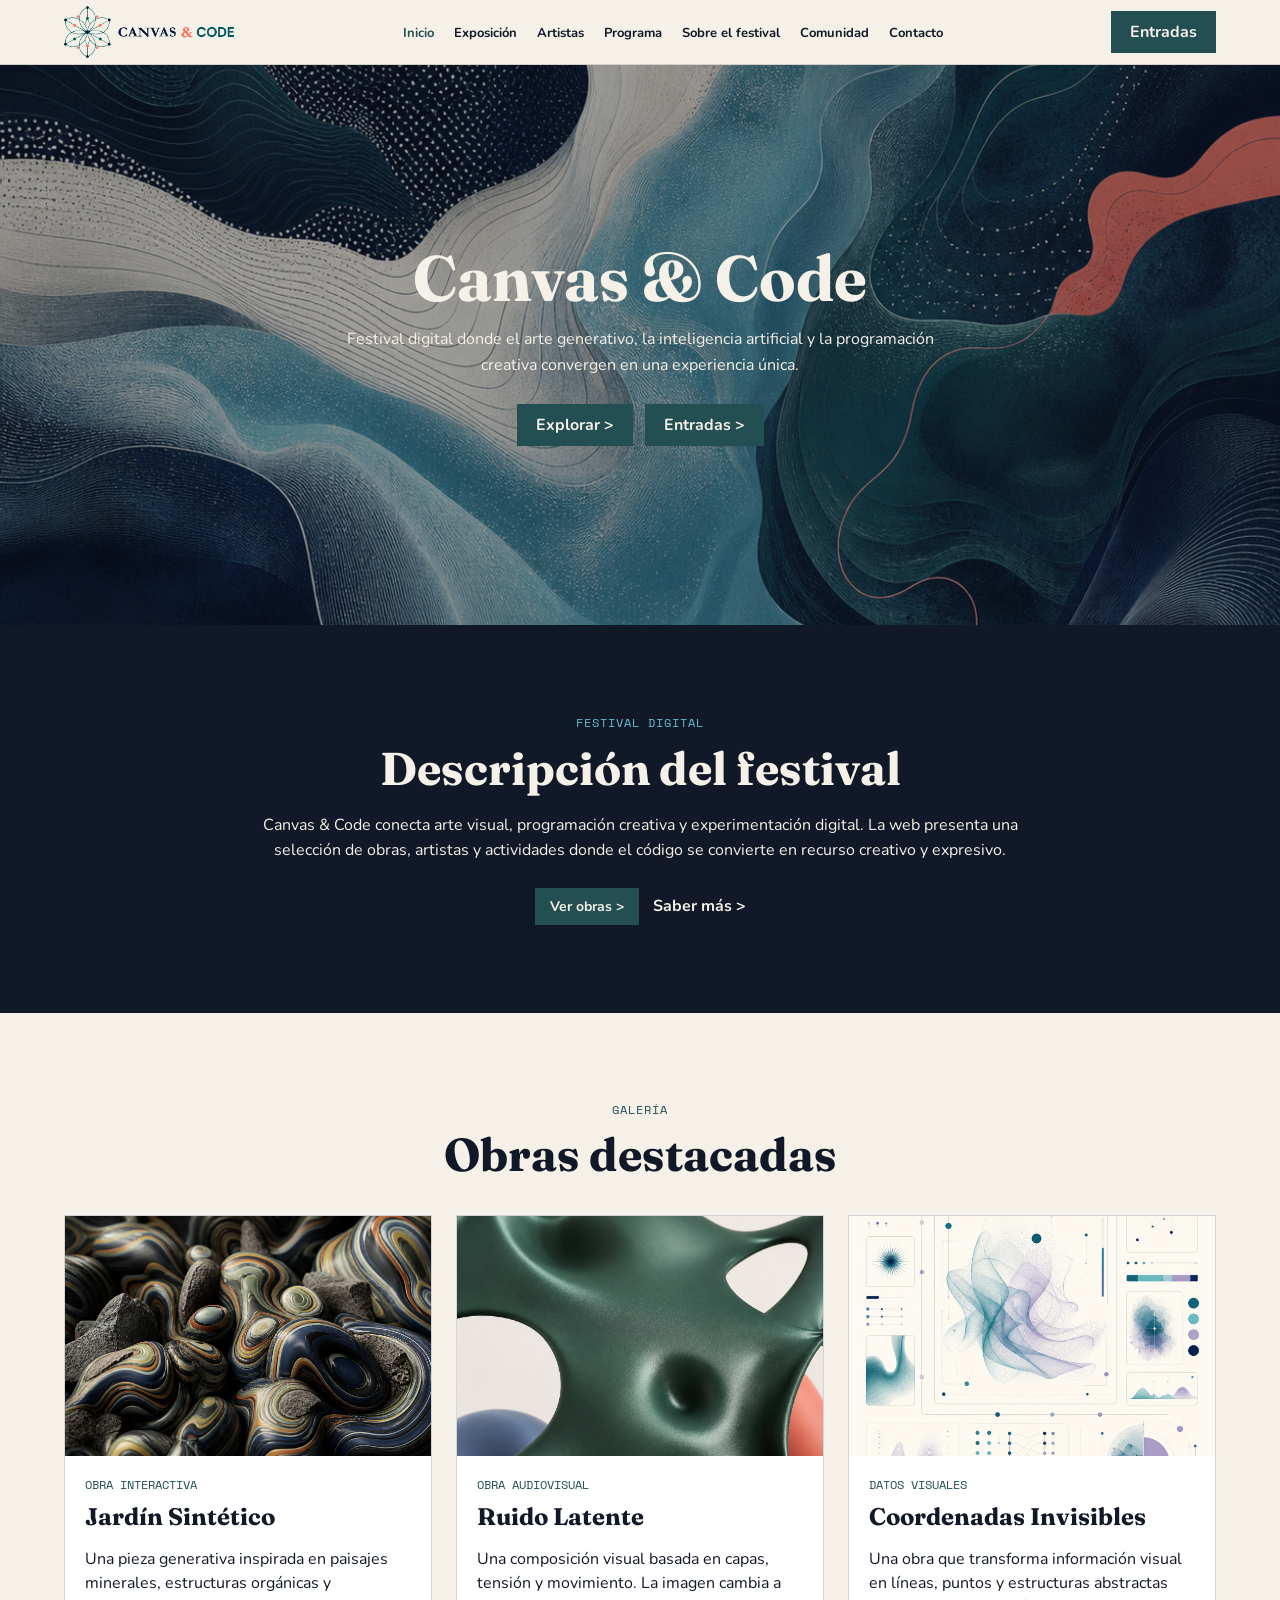
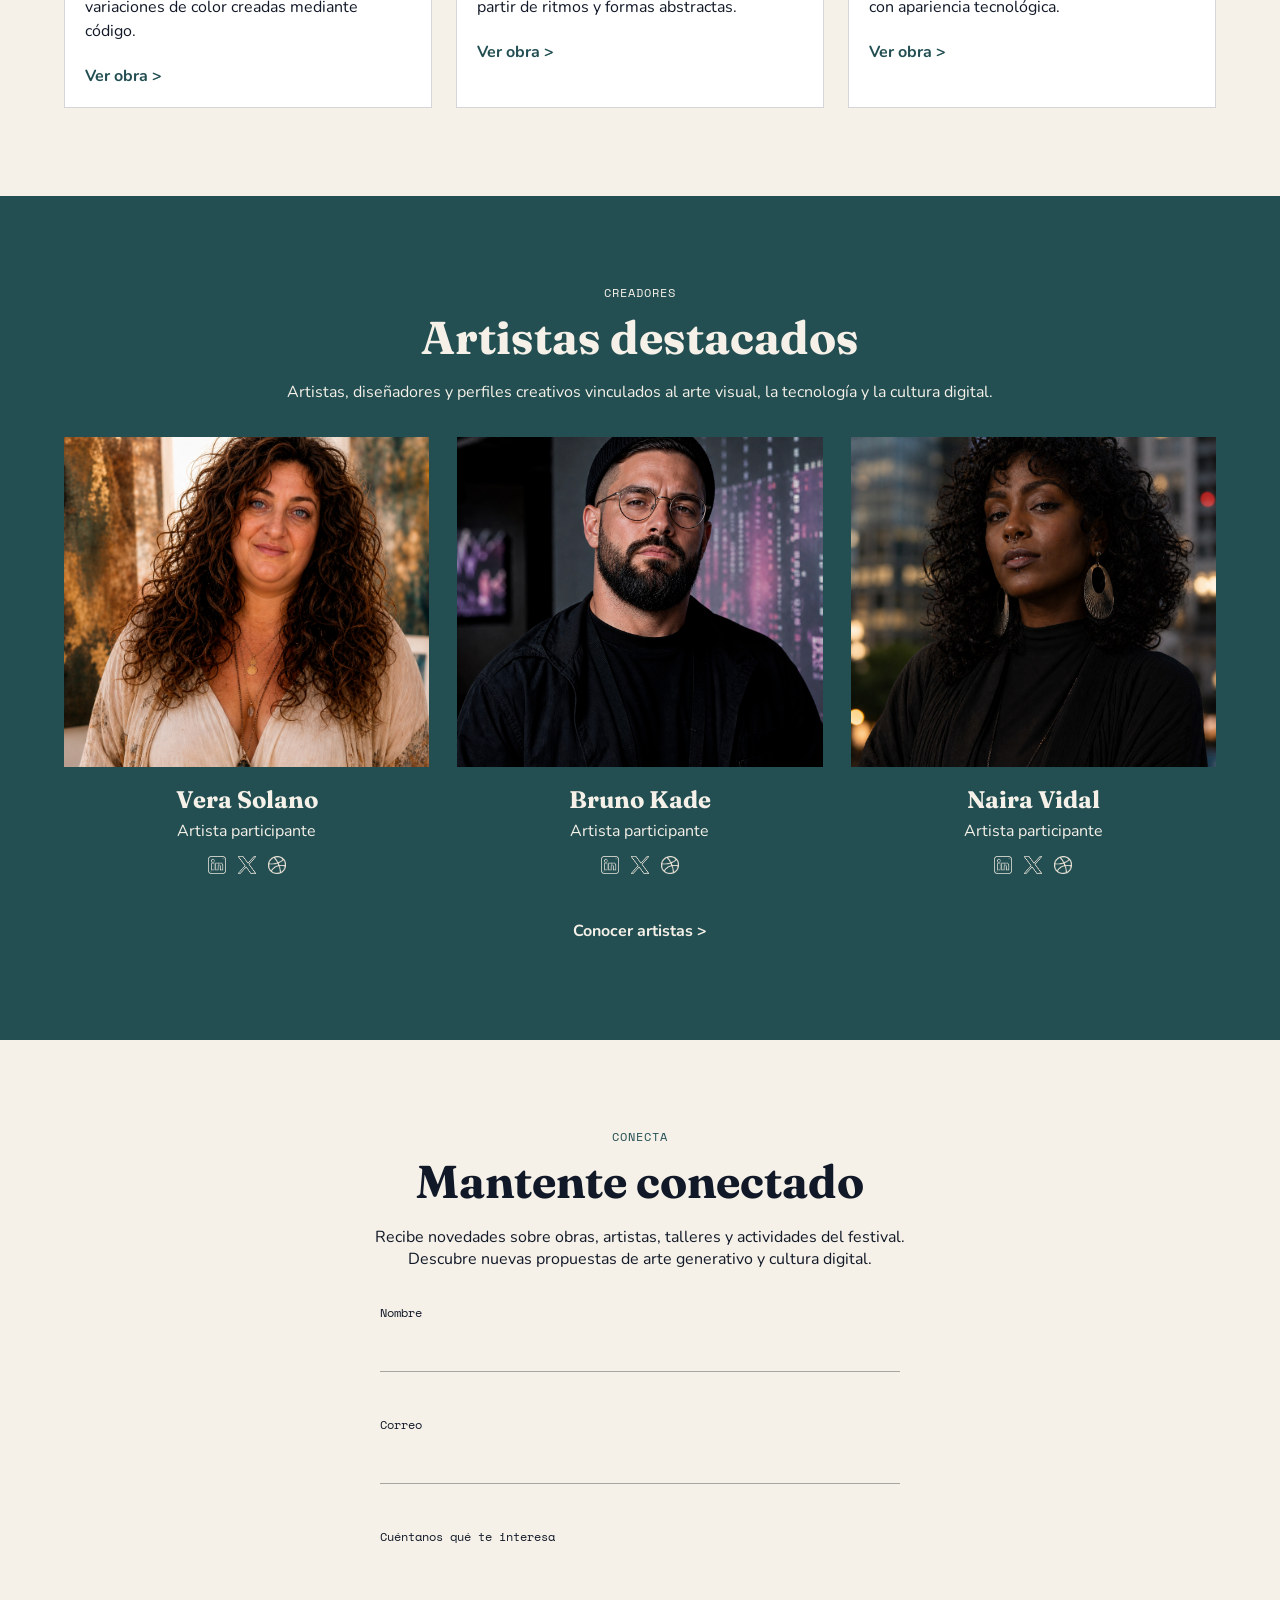
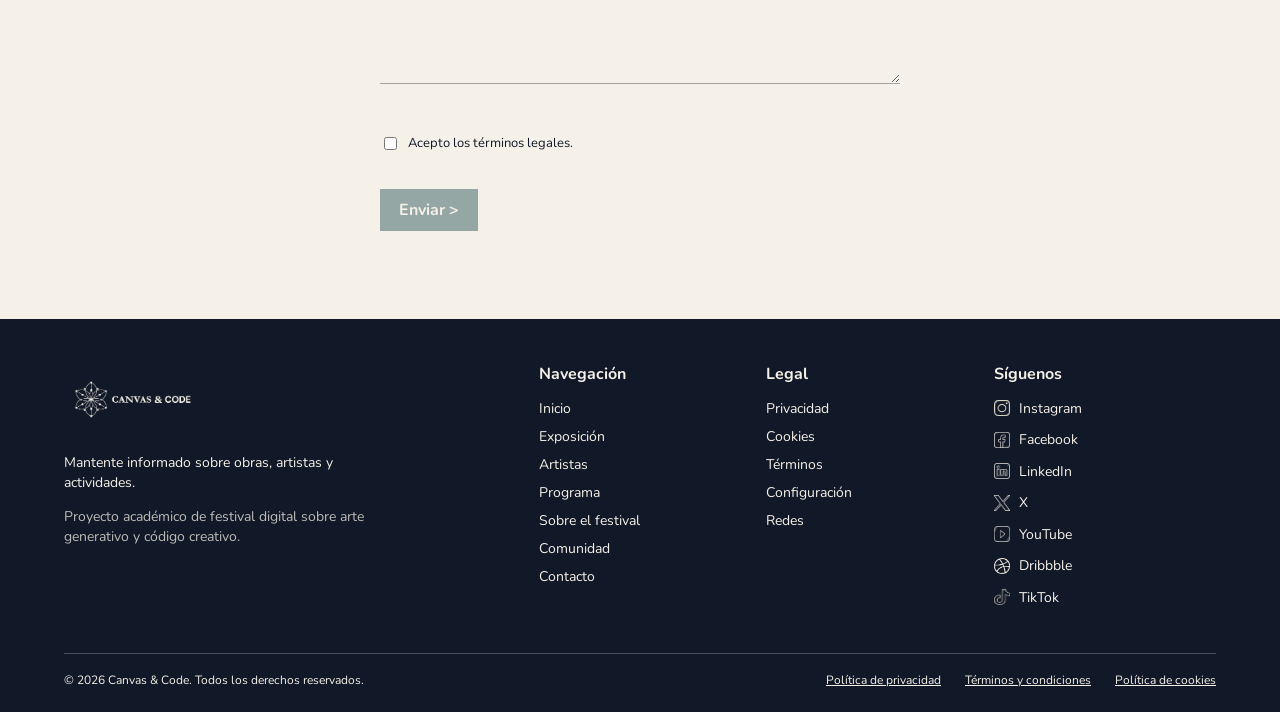
<file: index.html>
<!DOCTYPE html>
<html lang="es">
<head>
  <meta charset="UTF-8">
  <meta name="viewport" content="width=device-width, initial-scale=1.0">

  <title>Canvas &amp; Code | Inicio</title>
  <meta name="description" content="Festival digital de arte generativo, código creativo e interacción visual.">

  <!-- Tipografías del proyecto -->
  <link rel="preconnect" href="https://fonts.googleapis.com">
  <link rel="preconnect" href="https://fonts.gstatic.com" crossorigin>
  <link href="https://fonts.googleapis.com/css2?family=Fraunces:wght@400;500;600;700&amp;family=Nunito:wght@400;500;600;700&amp;family=Space+Mono:wght@400;700&amp;display=swap" rel="stylesheet">

  <link rel="icon" href="logo/icono.png" type="image/png">
  <link rel="stylesheet" href="css/style.css">
</head>

<body>

  <!-- Salto al contenido -->
  <a class="skip-link" href="#contenido">Saltar al contenido principal</a>

  <!-- Cabecera -->
  <header class="site-header">
    <div class="container header-content">

      <a class="logo-link" href="index.html" aria-label="Ir al inicio de Canvas &amp; Code">
        <img class="logo" src="logo/LogoHorizontal.png" alt="Canvas &amp; Code">
      </a>

      <button class="menu-toggle" type="button" aria-expanded="false" aria-controls="menu-principal">
        Menú
      </button>

      <!-- Menú principal -->
      <nav class="main-nav" id="menu-principal" aria-label="Navegación principal">
        <ul>
          <li><a class="active" href="index.html" aria-current="page">Inicio</a></li>
          <li><a href="exposicion.html">Exposición</a></li>
          <li><a href="exposicion.html#artistas">Artistas</a></li>
          <li><a href="comunidad.html#talleres">Programa</a></li>
          <li><a href="sobre.html">Sobre el festival</a></li>
          <li><a href="comunidad.html">Comunidad</a></li>
          <li><a href="construccion.html">Contacto</a></li>

          <li class="nav-entradas">
            <a href="construccion.html">Entradas</a>
          </li>
        </ul>
      </nav>

      <a class="header-button" href="construccion.html">Entradas</a>

    </div>
  </header>

  <main id="contenido">

    <!-- Hero -->
    <section class="hero-inicio">
      <img class="hero-imagen" src="img/Inicio/Flujo_abstracto.png" alt="Imagen abstracta con formas fluidas de arte generativo">

      <!-- Capa para mejorar la lectura -->
      <div class="hero-capa">
        <div class="container hero-contenido">
          <h1>Canvas &amp; Code</h1>

          <p>
            Festival digital donde el arte generativo, la inteligencia artificial y la programación creativa convergen en una experiencia única.
          </p>

          <div class="hero-botones">
            <a class="button" href="exposicion.html" aria-label="Explorar la exposición interactiva de Canvas &amp; Code">Explorar &gt;</a>
            <a class="button" href="construccion.html" aria-label="Consultar entradas del festival Canvas &amp; Code">Entradas &gt;</a>
          </div>

        </div>
      </div>
    </section>

    <!-- Descripción del festival -->
    <section class="descripcion-real">
      <div class="container descripcion-contenido">
        <p class="etiqueta-seccion">Festival digital</p>
        <h2>Descripción del festival</h2>

        <p>
          Canvas &amp; Code conecta arte visual, programación creativa y experimentación digital.
          La web presenta una selección de obras, artistas y actividades donde el código
          se convierte en recurso creativo y expresivo.
        </p>

        <div class="descripcion-enlaces">
          <a class="button button-small" href="exposicion.html" aria-label="Ver las obras destacadas del festival">Ver obras &gt;</a>
          <a class="simple-link" href="sobre.html" aria-label="Saber más sobre el festival Canvas &amp; Code">Saber más &gt;</a>
        </div>

      </div>
    </section>

    <!-- Obras destacadas -->
    <section class="obras-real">
      <div class="container">

        <div class="titulo-seccion">
          <p class="etiqueta-seccion etiqueta-oscura">Galería</p>
          <h2>Obras destacadas</h2>
        </div>

        <div class="obras-grid">

          <article class="obra-card">
            <img src="img/Inicio/Paisaje_mineral.png" alt="Obra Jardín Sintético con formas minerales generativas">

            <div class="obra-texto">
              <p class="obra-categoria">Obra interactiva</p>
              <h3>Jardín Sintético</h3>
              <p>
                Una pieza generativa inspirada en paisajes minerales, estructuras orgánicas
                y variaciones de color creadas mediante código.
              </p>
              <a class="obra-link" href="exposicion.html" aria-label="Ver la obra Jardín Sintético">Ver obra &gt;</a>
            </div>
          </article>

          <article class="obra-card">
            <img src="img/Inicio/Membrana_tensionada.png" alt="Obra Ruido Latente con una membrana visual tensionada">

            <div class="obra-texto">
              <p class="obra-categoria">Obra audiovisual</p>
              <h3>Ruido Latente</h3>
              <p>
                Una composición visual basada en capas, tensión y movimiento. La imagen
                cambia a partir de ritmos y formas abstractas.
              </p>
              <a class="obra-link" href="exposicion.html" aria-label="Ver la obra Ruido Latente">Ver obra &gt;</a>
            </div>
          </article>

          <article class="obra-card">
            <img src="img/Inicio/Formas_datos.png" alt="Obra Coordenadas Invisibles con formas abstractas de datos">

            <div class="obra-texto">
              <p class="obra-categoria">Datos visuales</p>
              <h3>Coordenadas Invisibles</h3>
              <p>
                Una obra que transforma información visual en líneas, puntos y estructuras
                abstractas con apariencia tecnológica.
              </p>
              <a class="obra-link" href="exposicion.html" aria-label="Ver la obra Coordenadas Invisibles">Ver obra &gt;</a>
            </div>
          </article>

        </div>

      </div>
    </section>

    <!-- Bloque de artistas -->
    <section class="artistas-real" id="artistas">
      <div class="container">

        <div class="titulo-seccion titulo-claro">
          <p class="etiqueta-seccion">Creadores</p>
          <h2>Artistas destacados</h2>
          <p>
            Artistas, diseñadores y perfiles creativos vinculados al arte visual,
            la tecnología y la cultura digital.
          </p>
        </div>

        <div class="artistas-grid">

          <article class="artista-card">
            <img src="img/Inicio/Vera_Solano.png" alt="Retrato de Vera Solano">

            <div class="artista-texto">
              <h3>Vera Solano</h3>
              <p>Artista participante</p>

              <div class="artista-redes">
                <a href="construccion.html">
                  <img src="icons/LinkedIn.png" alt="LinkedIn de Vera Solano">
                </a>

                <a href="construccion.html">
                  <img src="icons/X.png" alt="X de Vera Solano">
                </a>

                <a href="construccion.html">
                  <img src="icons/Dribbble.png" alt="Dribbble de Vera Solano">
                </a>
              </div>
            </div>
          </article>

          <article class="artista-card">
            <img src="img/Inicio/Bruno_Kade.png" alt="Retrato de Bruno Kade">

            <div class="artista-texto">
              <h3>Bruno Kade</h3>
              <p>Artista participante</p>

              <div class="artista-redes">
                <a href="construccion.html">
                  <img src="icons/LinkedIn.png" alt="LinkedIn de Bruno Kade">
                </a>

                <a href="construccion.html">
                  <img src="icons/X.png" alt="X de Bruno Kade">
                </a>

                <a href="construccion.html">
                  <img src="icons/Dribbble.png" alt="Dribbble de Bruno Kade">
                </a>
              </div>
            </div>
          </article>

          <article class="artista-card">
            <img src="img/Inicio/Naira_Vidal.png" alt="Retrato de Naira Vidal">

            <div class="artista-texto">
              <h3>Naira Vidal</h3>
              <p>Artista participante</p>

              <div class="artista-redes">
                <a href="construccion.html">
                  <img src="icons/LinkedIn.png" alt="LinkedIn de Naira Vidal">
                </a>

                <a href="construccion.html">
                  <img src="icons/X.png" alt="X de Naira Vidal">
                </a>

                <a href="construccion.html">
                  <img src="icons/Dribbble.png" alt="Dribbble de Naira Vidal">
                </a>
              </div>
            </div>
          </article>

        </div>

        <div class="boton-centrado">
          <a class="button" href="exposicion.html#artistas" aria-label="Conocer a los artistas destacados del festival">Conocer artistas &gt;</a>
        </div>

      </div>
    </section>

    <!-- Newsletter -->
    <section class="newsletter-real">
      <div class="container newsletter-contenido">

        <div class="titulo-seccion">
          <p class="etiqueta-seccion etiqueta-oscura">Conecta</p>

          <h2>Mantente conectado</h2>

          <p>
            Recibe novedades sobre obras, artistas, talleres y actividades del festival.<br>
            Descubre nuevas propuestas de arte generativo y cultura digital.
          </p>
        </div>

        <!-- Formulario validado con JavaScript -->
        <form class="newsletter-form" id="newsletter-form" action="#" method="post" novalidate>

          <div class="form-grupo">
            <label for="nombre">Nombre</label>
            <input type="text" id="nombre" name="nombre">
            <p class="form-error" id="error-nombre"></p>
          </div>

          <div class="form-grupo">
            <label for="correo">Correo</label>
            <input type="email" id="correo" name="correo">
            <p class="form-error" id="error-correo"></p>
          </div>

          <div class="form-grupo">
            <label for="interes">Cuéntanos qué te interesa</label>
            <textarea id="interes" name="interes" rows="5"></textarea>
            <p class="form-error" id="error-interes"></p>
          </div>

          <div class="form-check">
            <input type="checkbox" id="acepto" name="acepto">
            <label for="acepto">Acepto los términos legales.</label>
          </div>

          <p class="form-error" id="error-acepto"></p>

          <button class="button" id="boton-enviar" type="submit" disabled>Enviar &gt;</button>

        </form>

      </div>
    </section>

  </main>

  <!-- Modal de confirmación -->
  <div class="modal-formulario" id="modal-formulario" hidden>
    <div class="modal-caja" role="dialog" aria-modal="true" aria-labelledby="modal-titulo">
      <h2 id="modal-titulo">Formulario enviado</h2>
      <button class="button" id="cerrar-modal" type="button">OK</button>
    </div>
  </div>

  <!-- Footer -->
  <footer class="site-footer">
    <div class="container footer-content">

      <div class="footer-brand">
        <img class="footer-logo" src="logo/Logo_blanco_hori.png" alt="Canvas &amp; Code">

        <p>
          Mantente informado sobre obras, artistas y actividades.
        </p>

        <p class="footer-note">
          Proyecto académico de festival digital sobre arte generativo y código creativo.
        </p>
      </div>

      <div class="footer-block">
        <h2>Navegación</h2>

        <ul>
          <li><a href="index.html" aria-current="page">Inicio</a></li>
          <li><a href="exposicion.html">Exposición</a></li>
          <li><a href="exposicion.html#artistas">Artistas</a></li>
          <li><a href="comunidad.html#talleres">Programa</a></li>
          <li><a href="sobre.html">Sobre el festival</a></li>
          <li><a href="comunidad.html">Comunidad</a></li>
          <li><a href="construccion.html">Contacto</a></li>
        </ul>
      </div>

      <div class="footer-block">
        <h2>Legal</h2>

        <ul>
          <li><a href="construccion.html">Privacidad</a></li>
          <li><a href="construccion.html">Cookies</a></li>
          <li><a href="construccion.html">Términos</a></li>
          <li><a href="construccion.html">Configuración</a></li>
          <li><a href="construccion.html">Redes</a></li>
        </ul>
      </div>

      <div class="footer-block footer-social">
        <h2>Síguenos</h2>

        <ul>
          <li><a href="construccion.html"><img src="icons/Instagram.png" alt="" aria-hidden="true"> Instagram</a></li>
          <li><a href="construccion.html"><img src="icons/Facebook.png" alt="" aria-hidden="true"> Facebook</a></li>
          <li><a href="construccion.html"><img src="icons/LinkedIn.png" alt="" aria-hidden="true"> LinkedIn</a></li>
          <li><a href="construccion.html"><img src="icons/X.png" alt="" aria-hidden="true"> X</a></li>
          <li><a href="construccion.html"><img src="icons/YouTube.png" alt="" aria-hidden="true"> YouTube</a></li>
          <li><a href="construccion.html"><img src="icons/Dribbble.png" alt="" aria-hidden="true"> Dribbble</a></li>
          <li><a href="construccion.html"><img src="icons/TikTok.png" alt="" aria-hidden="true"> TikTok</a></li>
        </ul>
      </div>

    </div>

    <div class="container footer-bottom">
      <p>© 2026 Canvas &amp; Code. Todos los derechos reservados.</p>

      <div class="footer-legal-links">
        <a href="construccion.html">Política de privacidad</a>
        <a href="construccion.html">Términos y condiciones</a>
        <a href="construccion.html">Política de cookies</a>
      </div>
    </div>
  </footer>

  <script src="js/script.js"></script>

</body>
</html>
</file>
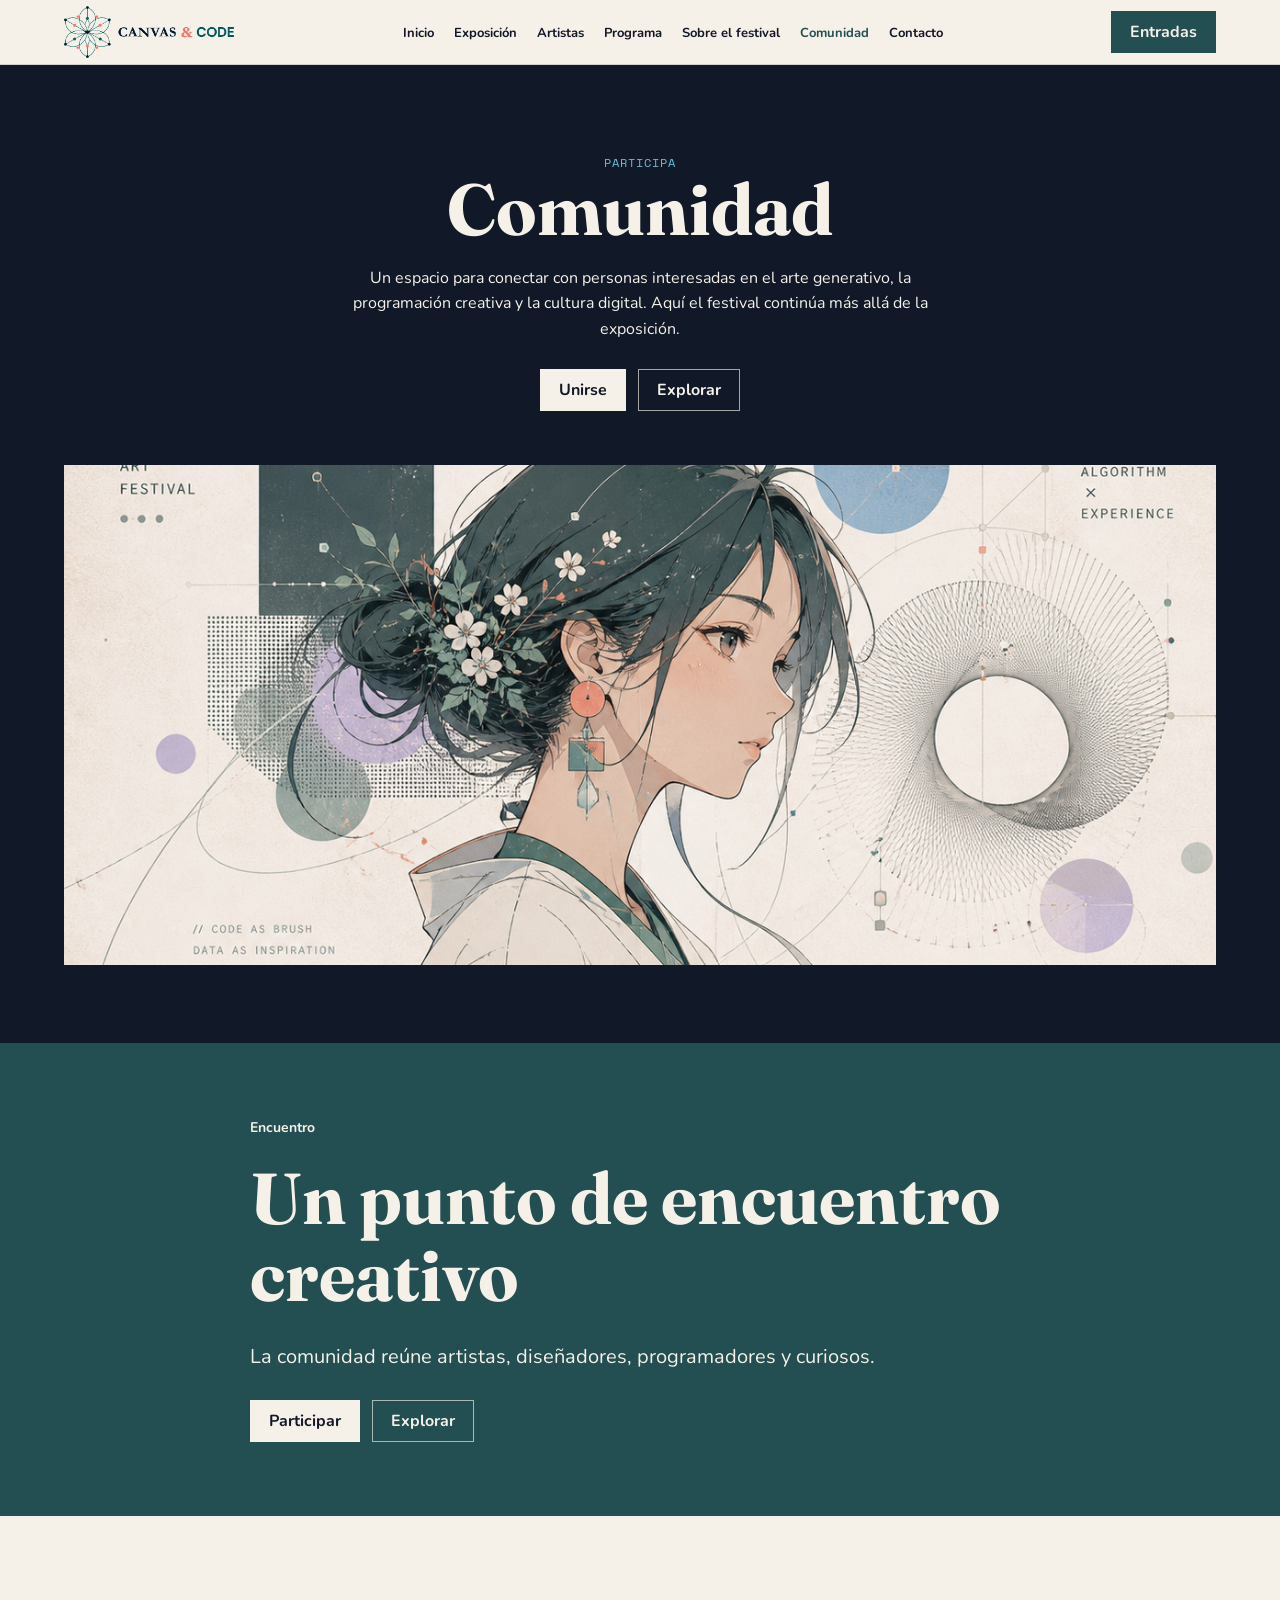
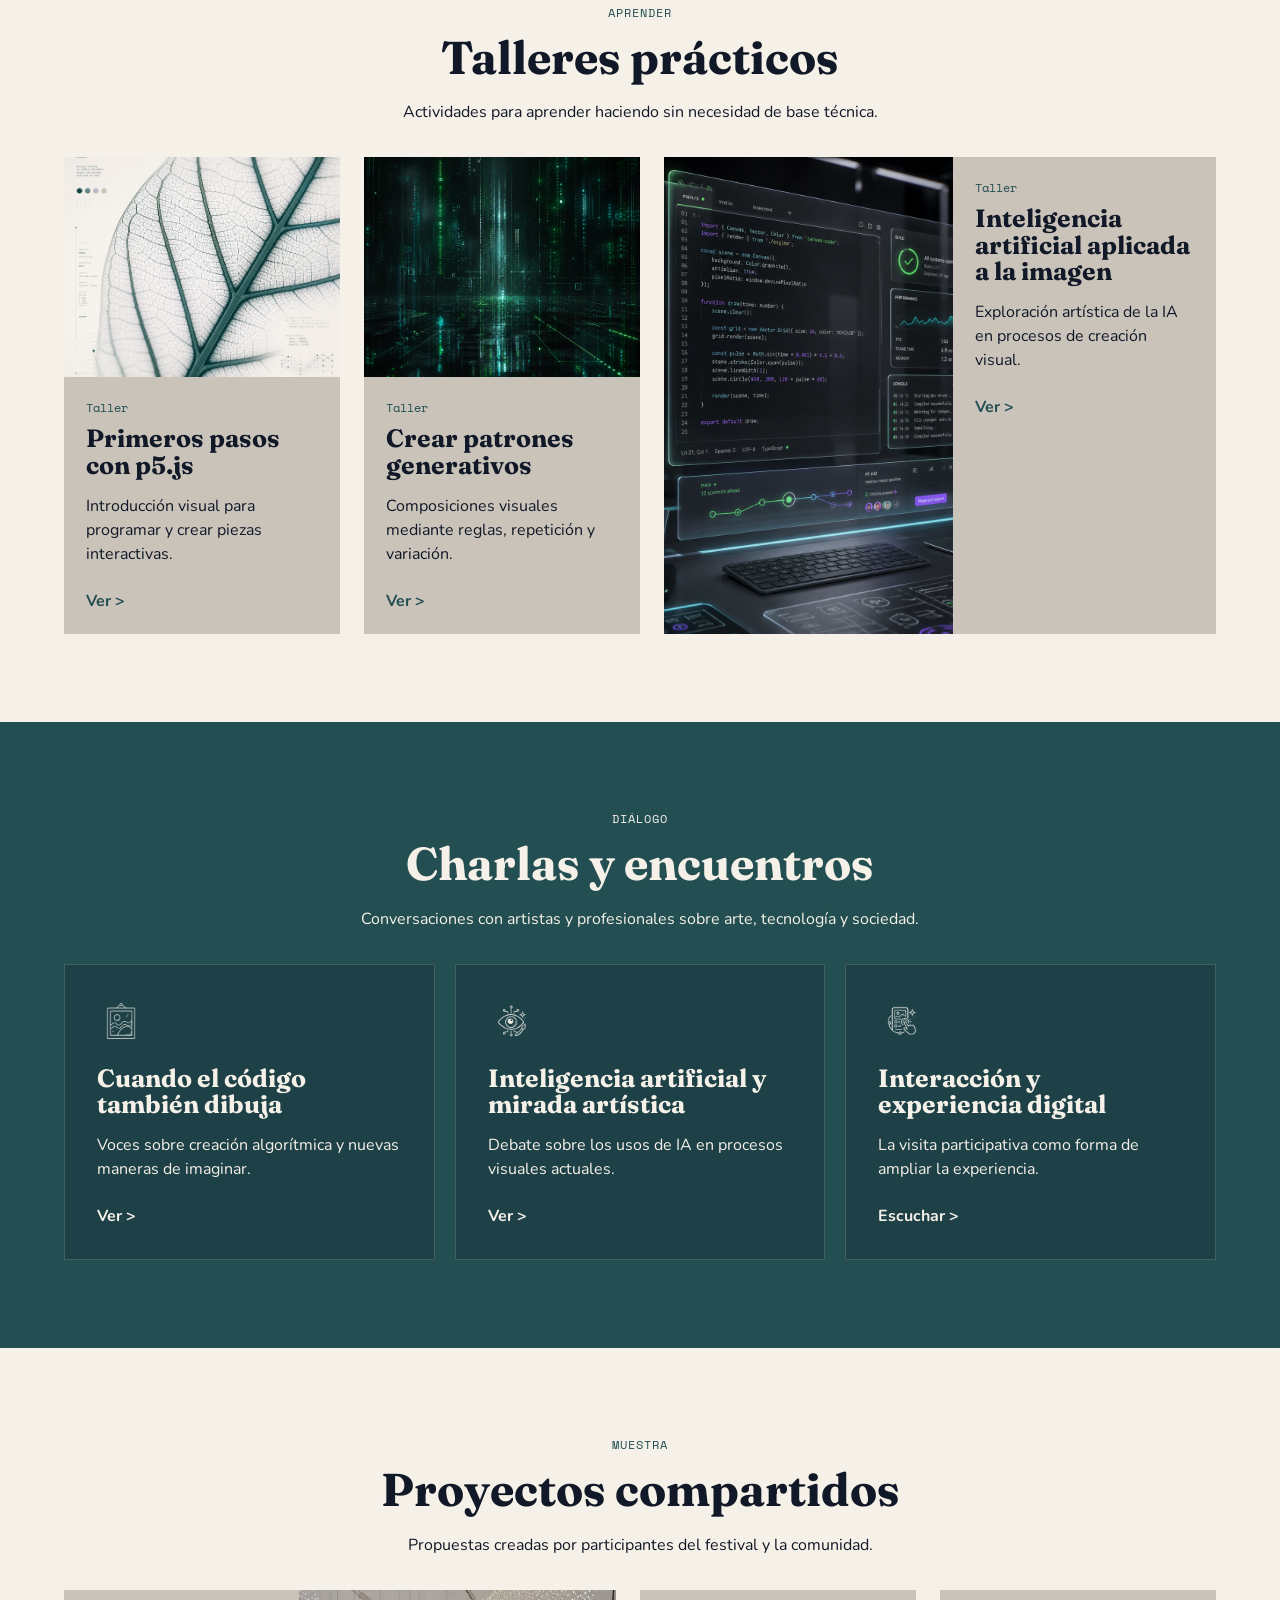
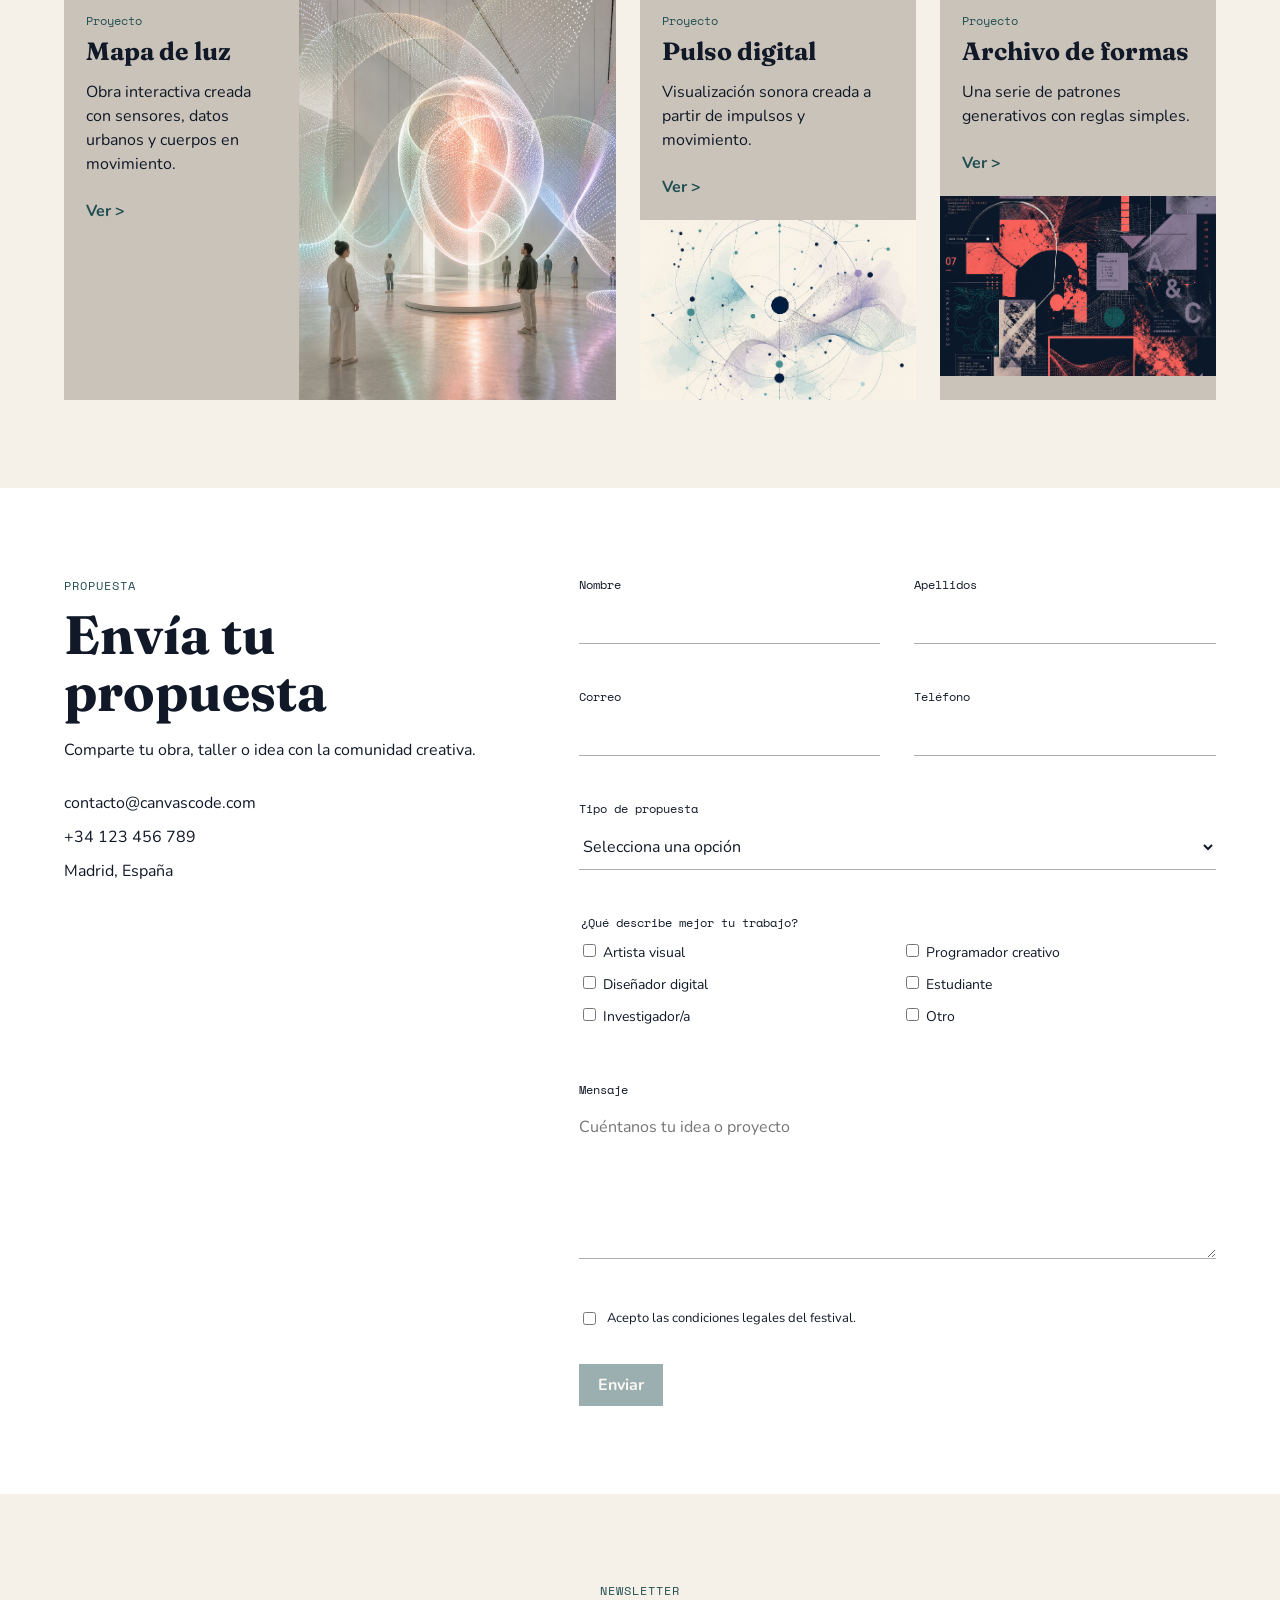
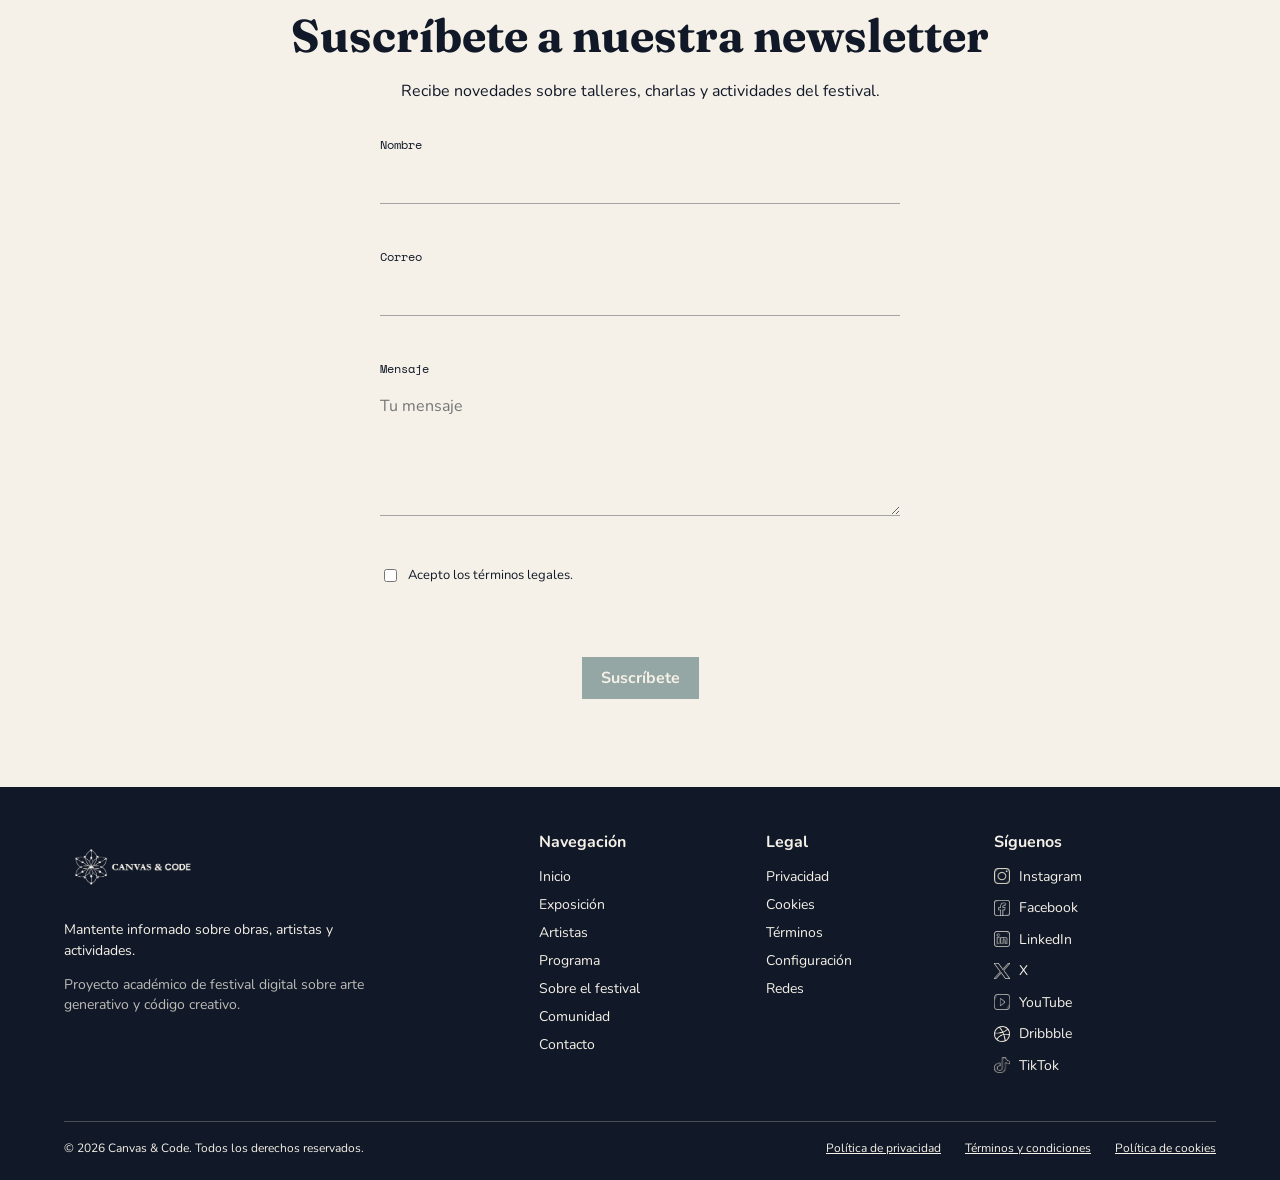
<file: comunidad.html>
<!DOCTYPE html>
<html lang="es">
<head>
  <meta charset="UTF-8">
  <meta name="viewport" content="width=device-width, initial-scale=1.0">

  <title>Canvas &amp; Code | Comunidad</title>
  <meta name="description" content="Comunidad de Canvas &amp; Code: talleres, charlas, proyectos compartidos y propuestas creativas relacionadas con el arte generativo.">

  <!-- Tipografías del proyecto -->
  <link rel="preconnect" href="https://fonts.googleapis.com">
  <link rel="preconnect" href="https://fonts.gstatic.com" crossorigin>
  <link href="https://fonts.googleapis.com/css2?family=Fraunces:wght@400;500;600;700&amp;family=Nunito:wght@400;500;600;700&amp;family=Space+Mono:wght@400;700&amp;display=swap" rel="stylesheet">

  <link rel="icon" href="logo/icono.png" type="image/png">
  <link rel="stylesheet" href="css/style.css">
</head>

<body>

  <!-- Salto al contenido -->
  <a class="skip-link" href="#contenido">Saltar al contenido principal</a>

  <!-- Cabecera -->
  <header class="site-header">
    <div class="container header-content">

      <a class="logo-link" href="index.html" aria-label="Ir al inicio de Canvas &amp; Code">
        <img class="logo" src="logo/LogoHorizontal.png" alt="Canvas &amp; Code">
      </a>

      <button class="menu-toggle" type="button" aria-expanded="false" aria-controls="menu-principal">
        Menú
      </button>

      <!-- Menú principal -->
      <nav class="main-nav" id="menu-principal" aria-label="Navegación principal">
        <ul>
          <li><a href="index.html">Inicio</a></li>
          <li><a href="exposicion.html">Exposición</a></li>
          <li><a href="exposicion.html#artistas">Artistas</a></li>
          <li><a href="comunidad.html#talleres">Programa</a></li>
          <li><a href="sobre.html">Sobre el festival</a></li>
          <li><a class="active" href="comunidad.html" aria-current="page">Comunidad</a></li>
          <li><a href="construccion.html" aria-label="Ir a la página de contacto en construcción">Contacto</a></li>

          <li class="nav-entradas">
            <a href="construccion.html" aria-label="Consultar entradas del festival Canvas & Code">Entradas</a>
          </li>
        </ul>
      </nav>

      <a class="header-button" href="construccion.html" aria-label="Consultar entradas del festival Canvas & Code">Entradas</a>

    </div>
  </header>

  <main id="contenido">

    <!-- Hero -->
    <section class="hero-comunidad">
      <div class="container hero-comunidad-contenido">
        <p class="etiqueta-seccion">Participa</p>
        <h1>Comunidad</h1>

        <p>
          Un espacio para conectar con personas interesadas en el arte generativo,
          la programación creativa y la cultura digital. Aquí el festival continúa
          más allá de la exposición.
        </p>

        <div class="hero-botones">
          <a class="button button-hero-claro" href="#propuesta" aria-label="Unirse a la comunidad enviando una propuesta">Unirse</a>
          <a class="button button-hero-oscuro" href="#talleres" aria-label="Explorar los talleres prácticos de la comunidad">Explorar</a>
        </div>

        <img src="img/Comunidad/Artista_generativa.png" alt="Ilustración de una artista generativa trabajando con una tableta digital">

      </div>
    </section>

    <!-- Encuentro -->
    <section class="encuentro-comunidad">
      <div class="container encuentro-contenido">
        <p class="etiqueta-seccion etiqueta-encuentro">Encuentro</p>
        <h2>Un punto de encuentro creativo</h2>

        <p>
          La comunidad reúne artistas, diseñadores, programadores y curiosos.
        </p>

        <div class="encuentro-botones">
          <a class="button button-encuentro-claro" href="#propuesta" aria-label="Participar enviando una propuesta a la comunidad">Participar</a>
          <a class="button button-encuentro-oscuro" href="#talleres" aria-label="Explorar los talleres y actividades de la comunidad">Explorar</a>
        </div>

      </div>
    </section>

    <!-- Talleres -->
    <section class="talleres-comunidad" id="talleres">
      <div class="container">

        <div class="titulo-seccion">
          <p class="etiqueta-seccion etiqueta-oscura">Aprender</p>

          <h2>Talleres prácticos</h2>

          <p>
            Actividades para aprender haciendo sin necesidad de base técnica.
          </p>
        </div>

        <div class="talleres-grid">

          <article class="comunidad-card">
            <img src="img/Comunidad/Estructura_codificada.png" alt="Pantalla con código creativo">

            <div class="comunidad-card-texto">
              <p class="comunidad-categoria">Taller</p>

              <h3>Primeros pasos con p5.js</h3>

              <p>
                Introducción visual para programar y crear piezas interactivas.
              </p>

              <a href="#propuesta" aria-label="Ver información del taller Primeros pasos con p5.js">Ver &gt;</a>
            </div>
          </article>

          <article class="comunidad-card">
            <img src="img/Comunidad/Lluvia_codigo.png" alt="Lluvia de código verde sobre fondo oscuro">

            <div class="comunidad-card-texto">
              <p class="comunidad-categoria">Taller</p>

              <h3>Crear patrones generativos</h3>

              <p>
                Composiciones visuales mediante reglas, repetición y variación.
              </p>

              <a href="#propuesta" aria-label="Ver información del taller Crear patrones generativos">Ver &gt;</a>
            </div>
          </article>

          <article class="comunidad-card comunidad-card-horizontal">
            <img src="img/Comunidad/Interfaz_translucida.png" alt="Detalle de una interfaz translúcida con formas generativas">

            <div class="comunidad-card-texto">
              <p class="comunidad-categoria">Taller</p>

              <h3>Inteligencia artificial aplicada a la imagen</h3>

              <p>
                Exploración artística de la IA en procesos de creación visual.
              </p>

              <a href="#propuesta" aria-label="Ver información del taller Inteligencia artificial aplicada a la imagen">Ver &gt;</a>
            </div>
          </article>

        </div>

      </div>
    </section>

    <!-- Charlas -->
    <section class="charlas-comunidad">
      <div class="container">

        <div class="titulo-seccion titulo-claro">
          <p class="etiqueta-seccion">Diálogo</p>

          <h2>Charlas y encuentros</h2>

          <p>
            Conversaciones con artistas y profesionales sobre arte, tecnología y sociedad.
          </p>
        </div>

        <div class="charlas-grid">

          <article class="charla-card">
            <img src="icons/Obra.png" alt="" aria-hidden="true">

            <h3>Cuando el código también dibuja</h3>

            <p>
              Voces sobre creación algorítmica y nuevas maneras de imaginar.
            </p>

            <a href="#propuesta" aria-label="Ver información de la charla Cuando el código también dibuja">Ver &gt;</a>
          </article>

          <article class="charla-card">
            <img src="icons/IA_artistica.png" alt="" aria-hidden="true">

            <h3>Inteligencia artificial y mirada artística</h3>

            <p>
              Debate sobre los usos de IA en procesos visuales actuales.
            </p>

            <a href="#propuesta" aria-label="Ver información de la charla Inteligencia artificial y mirada artística">Ver &gt;</a>
          </article>

          <article class="charla-card">
            <img src="icons/Interaccion.png" alt="" aria-hidden="true">

            <h3>Interacción y experiencia digital</h3>

            <p>
              La visita participativa como forma de ampliar la experiencia.
            </p>

            <a href="#propuesta" aria-label="Escuchar información sobre la charla Interacción y experiencia digital">Escuchar &gt;</a>
          </article>

        </div>

      </div>
    </section>

    <!-- Proyectos -->
    <section class="proyectos-comunidad">
      <div class="container">

        <div class="titulo-seccion">
          <p class="etiqueta-seccion etiqueta-oscura">Muestra</p>

          <h2>Proyectos compartidos</h2>

          <p>
            Propuestas creadas por participantes del festival y la comunidad.
          </p>
        </div>

        <div class="proyectos-grid">

          <article class="proyecto-card proyecto-destacado">
            <div class="proyecto-texto">
              <p class="comunidad-categoria">Proyecto</p>

              <h3>Mapa de luz</h3>

              <p>
                Obra interactiva creada con sensores, datos urbanos y cuerpos en movimiento.
              </p>

              <a href="construccion.html" aria-label="Ver el proyecto Mapa de luz">Ver &gt;</a>
            </div>

            <img src="img/Comunidad/Instalacion_luminica.png" alt="Instalación artística luminosa con forma circular">
          </article>

          <article class="proyecto-card">
            <div class="proyecto-texto">
              <p class="comunidad-categoria">Proyecto</p>

              <h3>Pulso digital</h3>

              <p>
                Visualización sonora creada a partir de impulsos y movimiento.
              </p>

              <a href="construccion.html" aria-label="Ver el proyecto Pulso digital">Ver &gt;</a>
            </div>

            <img src="img/Comunidad/Nodos_orbitas.png" alt="Visualización digital con nodos y órbitas">
          </article>

          <article class="proyecto-card">
            <div class="proyecto-texto">
              <p class="comunidad-categoria">Proyecto</p>

              <h3>Archivo de formas</h3>

              <p>
                Una serie de patrones generativos con reglas simples.
              </p>

              <a href="construccion.html" aria-label="Ver el proyecto Archivo de formas">Ver &gt;</a>
            </div>

            <img src="img/Comunidad/Collage.png" alt="Collage de formas generativas">
          </article>

        </div>

      </div>
    </section>

    <!-- Propuesta -->
    <section class="propuesta-comunidad" id="propuesta">
      <div class="container propuesta-grid">

        <div class="propuesta-info">
          <p class="etiqueta-seccion etiqueta-oscura">Propuesta</p>

          <h2>Envía tu propuesta</h2>

          <p>
            Comparte tu obra, taller o idea con la comunidad creativa.
          </p>

          <ul>
            <li><a href="mailto:contacto@canvascode.com">contacto@canvascode.com</a></li>
            <li><a href="tel:+34123456789">+34 123 456 789</a></li>
            <li>Madrid, España</li>
          </ul>
        </div>

        <!-- Formulario de propuesta -->
        <form class="formulario-propuesta" id="formulario-propuesta" action="#" method="post" novalidate>

          <div class="form-doble">
            <div class="form-grupo">
              <label for="nombre-propuesta">Nombre</label>
              <input id="nombre-propuesta" type="text" name="nombre" autocomplete="given-name" required aria-required="true" aria-describedby="error-nombre-propuesta">
              <p class="form-error" id="error-nombre-propuesta" aria-live="polite"></p>
            </div>

            <div class="form-grupo">
              <label for="apellidos-propuesta">Apellidos</label>
              <input id="apellidos-propuesta" type="text" name="apellidos" autocomplete="family-name" required aria-required="true" aria-describedby="error-apellidos-propuesta">
              <p class="form-error" id="error-apellidos-propuesta" aria-live="polite"></p>
            </div>
          </div>

          <div class="form-doble">
            <div class="form-grupo">
              <label for="correo-propuesta">Correo</label>
              <input id="correo-propuesta" type="email" name="correo" autocomplete="email" required aria-required="true" aria-describedby="error-correo-propuesta">
              <p class="form-error" id="error-correo-propuesta" aria-live="polite"></p>
            </div>

            <div class="form-grupo">
              <label for="telefono-propuesta">Teléfono</label>
              <input id="telefono-propuesta" type="tel" name="telefono" autocomplete="tel" aria-describedby="error-telefono-propuesta">
              <p class="form-error" id="error-telefono-propuesta" aria-live="polite"></p>
            </div>
          </div>

          <div class="form-grupo">
            <label for="tipo-propuesta">Tipo de propuesta</label>

            <select id="tipo-propuesta" name="tipo" required aria-required="true" aria-describedby="error-tipo-propuesta">
              <option value="">Selecciona una opción</option>
              <option value="obra-artistica">Obra artística</option>
              <option value="taller">Taller</option>
              <option value="charla">Charla</option>
              <option value="proyecto-compartido">Proyecto compartido</option>
            </select>

            <p class="form-error" id="error-tipo-propuesta" aria-live="polite"></p>
          </div>

          <fieldset class="checks-propuesta" aria-describedby="error-perfil-propuesta">
            <legend>¿Qué describe mejor tu trabajo?</legend>

            <div>
              <input id="perfil-artista" type="checkbox" name="perfil" value="artista">
              <label for="perfil-artista">Artista visual</label>
            </div>

            <div>
              <input id="perfil-programador" type="checkbox" name="perfil" value="programador">
              <label for="perfil-programador">Programador creativo</label>
            </div>

            <div>
              <input id="perfil-disenador" type="checkbox" name="perfil" value="disenador">
              <label for="perfil-disenador">Diseñador digital</label>
            </div>

            <div>
              <input id="perfil-estudiante" type="checkbox" name="perfil" value="estudiante">
              <label for="perfil-estudiante">Estudiante</label>
            </div>

            <div>
              <input id="perfil-investigador" type="checkbox" name="perfil" value="investigador">
              <label for="perfil-investigador">Investigador/a</label>
            </div>

            <div>
              <input id="perfil-otro" type="checkbox" name="perfil" value="otro">
              <label for="perfil-otro">Otro</label>
            </div>

            <p class="form-error" id="error-perfil-propuesta" aria-live="polite"></p>
          </fieldset>

          <div class="form-grupo">
            <label for="mensaje-propuesta">Mensaje</label>
            <textarea id="mensaje-propuesta" name="mensaje" rows="6" placeholder="Cuéntanos tu idea o proyecto" required aria-required="true" aria-describedby="error-mensaje-propuesta"></textarea>
            <p class="form-error" id="error-mensaje-propuesta" aria-live="polite"></p>
          </div>

          <div class="form-check">
            <input id="legal-propuesta" type="checkbox" name="legal" required aria-required="true" aria-describedby="error-legal-propuesta">
            <label for="legal-propuesta">Acepto las condiciones legales del festival.</label>
          </div>

          <p class="form-error" id="error-legal-propuesta" aria-live="polite"></p>

          <button class="button" id="boton-propuesta" type="submit" disabled>Enviar</button>

        </form>

      </div>
    </section>

    <!-- Newsletter -->
    <section class="newsletter-real">
      <div class="container newsletter-contenido">

        <div class="titulo-seccion">
          <p class="etiqueta-seccion etiqueta-oscura">Newsletter</p>

          <h2>Suscríbete a nuestra newsletter</h2>

          <p>
            Recibe novedades sobre talleres, charlas y actividades del festival.
          </p>
        </div>

        <!-- Formulario de newsletter -->
        <form class="newsletter-form" id="newsletter-form" action="#" method="post" novalidate>

          <div class="form-grupo">
            <label for="nombre">Nombre</label>
            <input id="nombre" type="text" name="newsletter-nombre" autocomplete="given-name" required aria-required="true" aria-describedby="error-nombre">
            <p class="form-error" id="error-nombre" aria-live="polite"></p>
          </div>

          <div class="form-grupo">
            <label for="correo">Correo</label>
            <input id="correo" type="email" name="newsletter-correo" autocomplete="email" required aria-required="true" aria-describedby="error-correo">
            <p class="form-error" id="error-correo" aria-live="polite"></p>
          </div>

          <div class="form-grupo">
            <label for="interes">Mensaje</label>
            <textarea id="interes" name="newsletter-mensaje" rows="5" placeholder="Tu mensaje" required aria-required="true" aria-describedby="error-interes"></textarea>
            <p class="form-error" id="error-interes" aria-live="polite"></p>
          </div>

          <div class="form-check">
            <input type="checkbox" id="acepto" name="newsletter-legal" required aria-required="true" aria-describedby="error-acepto">
            <label for="acepto">Acepto los términos legales.</label>
          </div>

          <p class="form-error" id="error-acepto" aria-live="polite"></p>

          <div class="boton-centrado">
            <button class="button" id="boton-enviar" type="submit" disabled>Suscríbete</button>
          </div>

        </form>

      </div>
    </section>

  </main>

  <!-- Modal de confirmación -->
  <div class="modal-formulario" id="modal-formulario" hidden>
    <div class="modal-caja" role="dialog" aria-modal="true" aria-labelledby="modal-titulo">
      <h2 id="modal-titulo">Formulario enviado</h2>
      <p>Gracias. Hemos recibido tu información correctamente.</p>
      <button class="button" id="cerrar-modal" type="button">OK</button>
    </div>
  </div>

  <!-- Footer -->
  <footer class="site-footer">
    <div class="container footer-content">

      <div class="footer-brand">
        <img class="footer-logo" src="logo/Logo_blanco_hori.png" alt="Canvas &amp; Code">

        <p>
          Mantente informado sobre obras, artistas y actividades.
        </p>

        <p class="footer-note">
          Proyecto académico de festival digital sobre arte generativo y código creativo.
        </p>
      </div>

      <div class="footer-block">
        <h2>Navegación</h2>

        <ul>
          <li><a href="index.html">Inicio</a></li>
          <li><a href="exposicion.html">Exposición</a></li>
          <li><a href="exposicion.html#artistas">Artistas</a></li>
          <li><a href="comunidad.html#talleres">Programa</a></li>
          <li><a href="sobre.html">Sobre el festival</a></li>
          <li><a href="comunidad.html" aria-current="page">Comunidad</a></li>
          <li><a href="construccion.html" aria-label="Ir a la página de contacto en construcción">Contacto</a></li>
        </ul>
      </div>

      <div class="footer-block">
        <h2>Legal</h2>

        <ul>
          <li><a href="construccion.html" aria-label="Consultar la política de privacidad en construcción">Privacidad</a></li>
          <li><a href="construccion.html" aria-label="Consultar la política de cookies en construcción">Cookies</a></li>
          <li><a href="construccion.html" aria-label="Consultar los términos legales en construcción">Términos</a></li>
          <li><a href="construccion.html" aria-label="Consultar la configuración legal en construcción">Configuración</a></li>
          <li><a href="construccion.html" aria-label="Consultar los enlaces a redes sociales en construcción">Redes</a></li>
        </ul>
      </div>

      <div class="footer-block footer-social">
        <h2>Síguenos</h2>

        <ul>
          <li><a href="construccion.html" aria-label="Visitar Instagram de Canvas & Code"><img src="icons/Instagram.png" alt="" aria-hidden="true"> Instagram</a></li>
          <li><a href="construccion.html" aria-label="Visitar Facebook de Canvas & Code"><img src="icons/Facebook.png" alt="" aria-hidden="true"> Facebook</a></li>
          <li><a href="construccion.html" aria-label="Visitar LinkedIn de Canvas & Code"><img src="icons/LinkedIn.png" alt="" aria-hidden="true"> LinkedIn</a></li>
          <li><a href="construccion.html" aria-label="Visitar X de Canvas & Code"><img src="icons/X.png" alt="" aria-hidden="true"> X</a></li>
          <li><a href="construccion.html" aria-label="Visitar YouTube de Canvas & Code"><img src="icons/YouTube.png" alt="" aria-hidden="true"> YouTube</a></li>
          <li><a href="construccion.html" aria-label="Visitar Dribbble de Canvas & Code"><img src="icons/Dribbble.png" alt="" aria-hidden="true"> Dribbble</a></li>
          <li><a href="construccion.html" aria-label="Visitar TikTok de Canvas & Code"><img src="icons/TikTok.png" alt="" aria-hidden="true"> TikTok</a></li>
        </ul>
      </div>

    </div>

    <div class="container footer-bottom">
      <p>© 2026 Canvas &amp; Code. Todos los derechos reservados.</p>

      <div class="footer-legal-links">
        <a href="construccion.html" aria-label="Consultar la política de privacidad de Canvas & Code en construcción">Política de privacidad</a>
        <a href="construccion.html" aria-label="Consultar los términos y condiciones de Canvas & Code en construcción">Términos y condiciones</a>
        <a href="construccion.html" aria-label="Consultar la política de cookies de Canvas & Code en construcción">Política de cookies</a>
      </div>
    </div>
  </footer>

  <script src="js/script.js"></script>

</body>
</html>
</file>
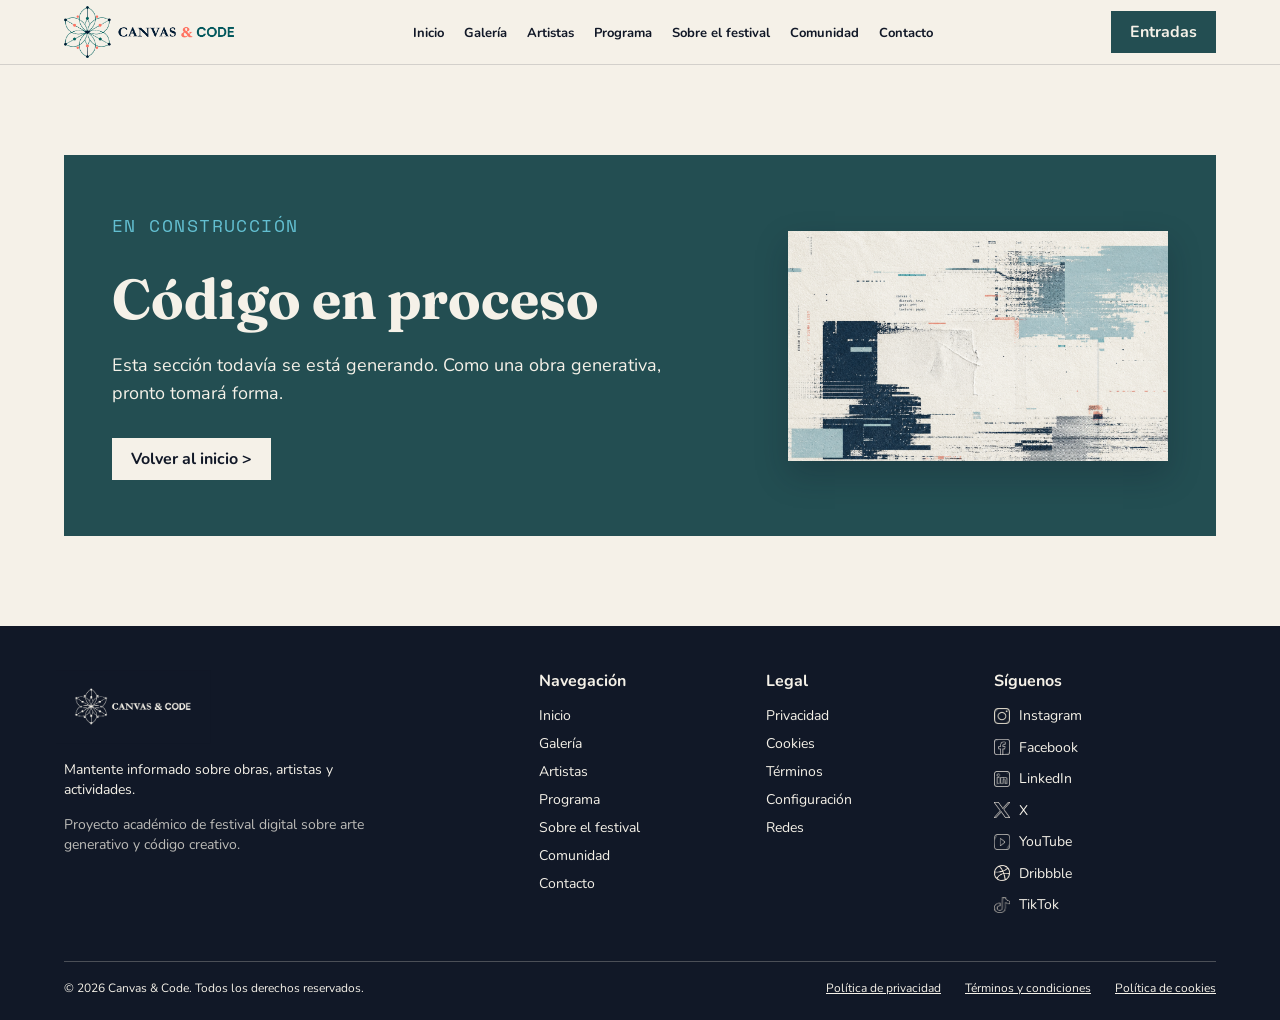
<file: construccion.html>
<!DOCTYPE html>
<html lang="es">
<head>
  <meta charset="UTF-8">
  <meta name="viewport" content="width=device-width, initial-scale=1.0">

  <title>Canvas &amp; Code | Construcción</title>
  <meta name="description" content="Página en construcción de Canvas &amp; Code.">

  <!-- Tipografías del proyecto -->
  <link rel="preconnect" href="https://fonts.googleapis.com">
  <link rel="preconnect" href="https://fonts.gstatic.com" crossorigin>
  <link href="https://fonts.googleapis.com/css2?family=Fraunces:wght@400;500;600;700&amp;family=Nunito:wght@400;500;600;700&amp;family=Space+Mono:wght@400;700&amp;display=swap" rel="stylesheet">

  <link rel="icon" href="logo/icono.png" type="image/png">
  <link rel="stylesheet" href="css/style.css">
</head>

<body>

  <!-- Salto al contenido -->
  <a class="skip-link" href="#contenido">Saltar al contenido principal</a>

  <!-- Cabecera -->
  <header class="site-header">
    <div class="container header-content">

      <a class="logo-link" href="index.html" aria-label="Ir al inicio de Canvas &amp; Code">
        <img class="logo" src="logo/LogoHorizontal.png" alt="Canvas &amp; Code">
      </a>

      <button class="menu-toggle" type="button" aria-expanded="false" aria-controls="menu-principal">
        Menú
      </button>

      <!-- Menú principal -->
      <nav class="main-nav" id="menu-principal" aria-label="Navegación principal">
        <ul>
          <li><a href="index.html">Inicio</a></li>
          <li><a href="exposicion.html">Galería</a></li>
          <li><a href="exposicion.html#artistas">Artistas</a></li>
          <li><a href="comunidad.html#talleres">Programa</a></li>
          <li><a href="sobre.html">Sobre el festival</a></li>
          <li><a href="comunidad.html">Comunidad</a></li>
          <li><a href="construccion.html">Contacto</a></li>

          <li class="nav-entradas"><a href="construccion.html">Entradas</a></li>
        </ul>
      </nav>

      <a class="header-button" href="construccion.html">Entradas</a>

    </div>
  </header>

  <main id="contenido">

    <!-- Página en construcción -->
    <section class="pagina-construccion">
      <div class="container">

        <div class="caja-construccion">

          <div class="construccion-texto">
            <p class="etiqueta-construccion">En construcción</p>
            <h1>Código en proceso</h1>

            <p>
              Esta sección todavía se está generando. Como una obra generativa,
              pronto tomará forma.
            </p>

            <a class="button button-construccion" href="index.html">Volver al inicio &gt;</a>
          </div>

          <div class="construccion-imagen">
            <img src="img/Festival/Interferencia.png" alt="Obra generativa Interferencia">
          </div>

        </div>

      </div>
    </section>

  </main>

  <!-- Footer -->
  <footer class="site-footer">
    <div class="container footer-content">

      <div class="footer-brand">
        <img class="footer-logo" src="logo/Logo_blanco_hori.png" alt="Canvas &amp; Code">

        <p>
          Mantente informado sobre obras, artistas y actividades.
        </p>

        <p class="footer-note">
          Proyecto académico de festival digital sobre arte generativo y código creativo.
        </p>
      </div>

      <div class="footer-block">
        <h2>Navegación</h2>

        <ul>
          <li><a href="index.html">Inicio</a></li>
          <li><a href="exposicion.html">Galería</a></li>
          <li><a href="exposicion.html#artistas">Artistas</a></li>
          <li><a href="comunidad.html#talleres">Programa</a></li>
          <li><a href="sobre.html">Sobre el festival</a></li>
          <li><a href="comunidad.html">Comunidad</a></li>
          <li><a href="construccion.html">Contacto</a></li>
        </ul>
      </div>

      <div class="footer-block">
        <h2>Legal</h2>

        <ul>
          <li><a href="construccion.html">Privacidad</a></li>
          <li><a href="construccion.html">Cookies</a></li>
          <li><a href="construccion.html">Términos</a></li>
          <li><a href="construccion.html">Configuración</a></li>
          <li><a href="construccion.html">Redes</a></li>
        </ul>
      </div>

      <div class="footer-block footer-social">
        <h2>Síguenos</h2>

        <ul>
          <li><a href="construccion.html"><img src="icons/Instagram.png" alt=""> Instagram</a></li>
          <li><a href="construccion.html"><img src="icons/Facebook.png" alt=""> Facebook</a></li>
          <li><a href="construccion.html"><img src="icons/LinkedIn.png" alt=""> LinkedIn</a></li>
          <li><a href="construccion.html"><img src="icons/X.png" alt=""> X</a></li>
          <li><a href="construccion.html"><img src="icons/YouTube.png" alt=""> YouTube</a></li>
          <li><a href="construccion.html"><img src="icons/Dribbble.png" alt=""> Dribbble</a></li>
          <li><a href="construccion.html"><img src="icons/TikTok.png" alt=""> TikTok</a></li>
        </ul>
      </div>

    </div>

    <div class="container footer-bottom">
      <p>© 2026 Canvas &amp; Code. Todos los derechos reservados.</p>

      <div class="footer-legal-links">
        <a href="construccion.html">Política de privacidad</a>
        <a href="construccion.html">Términos y condiciones</a>
        <a href="construccion.html">Política de cookies</a>
      </div>
    </div>
  </footer>

  <script src="js/script.js"></script>

</body>
</html>
</file>
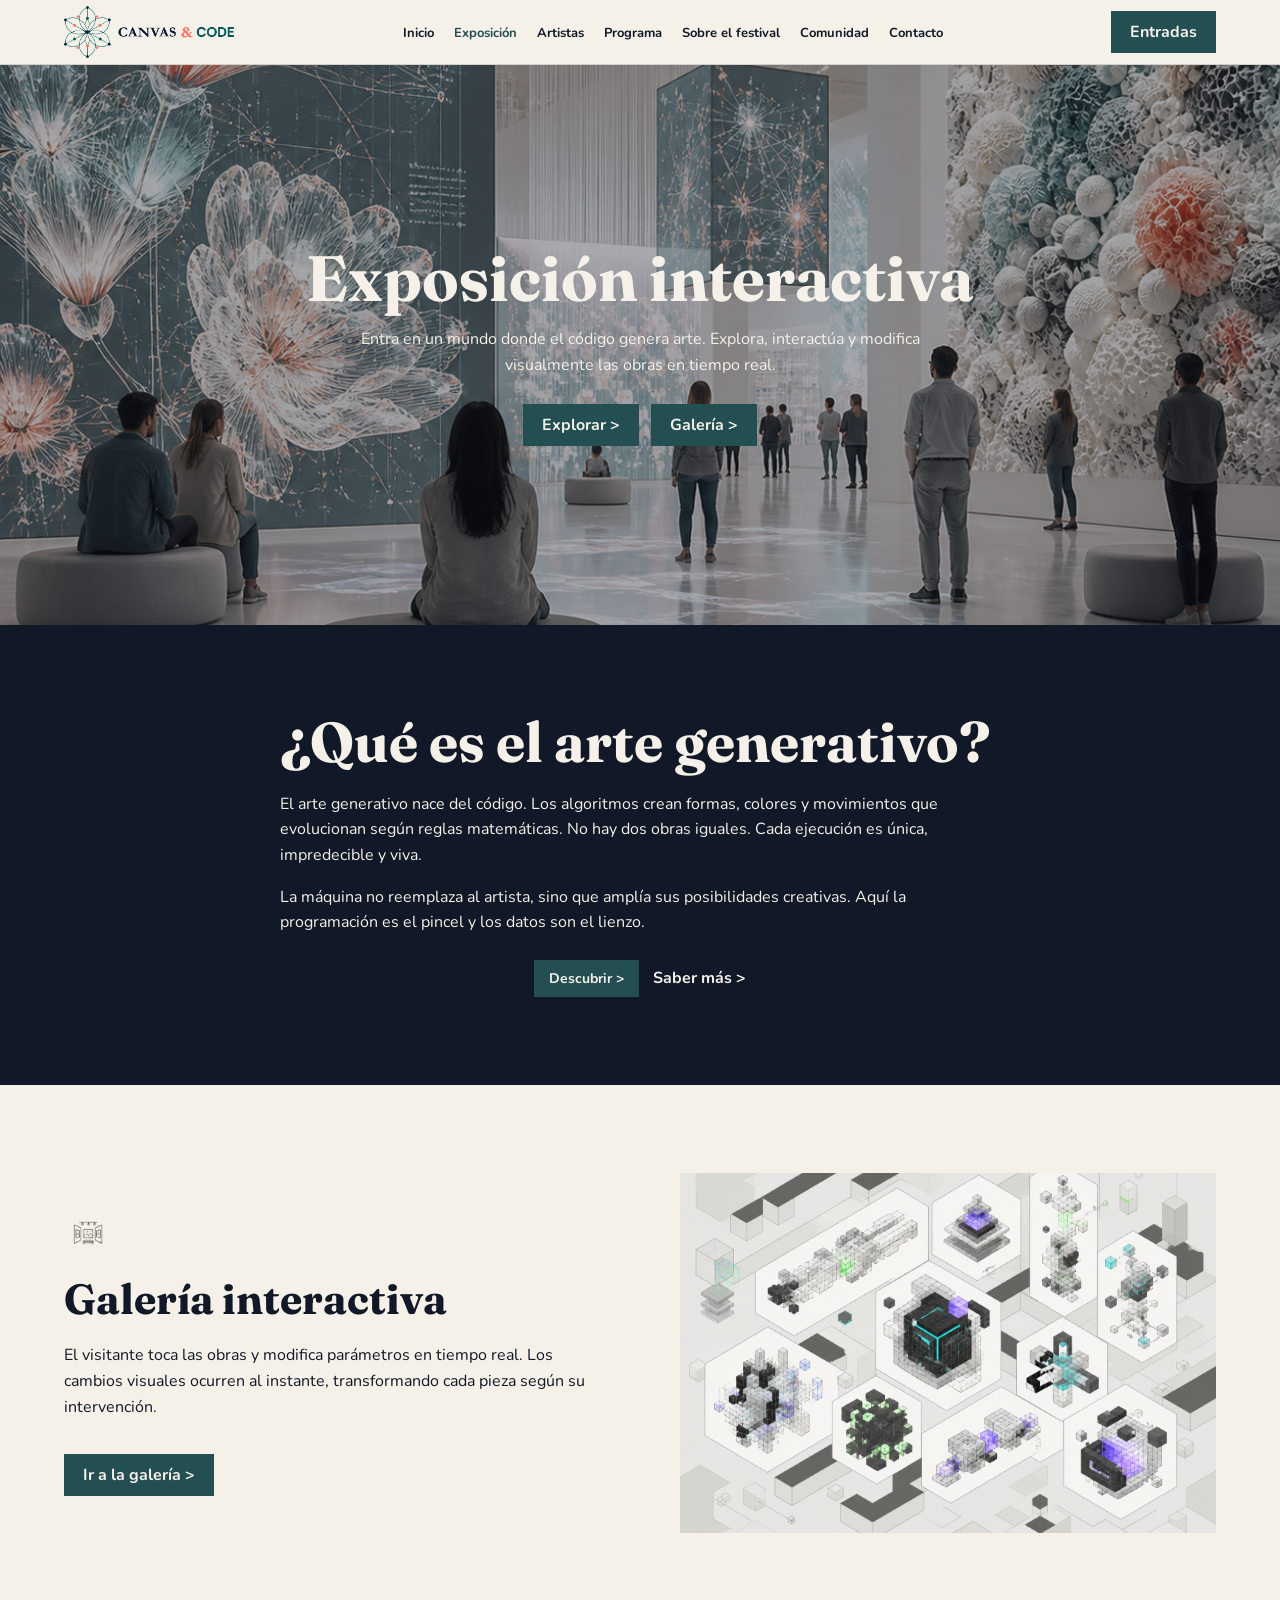
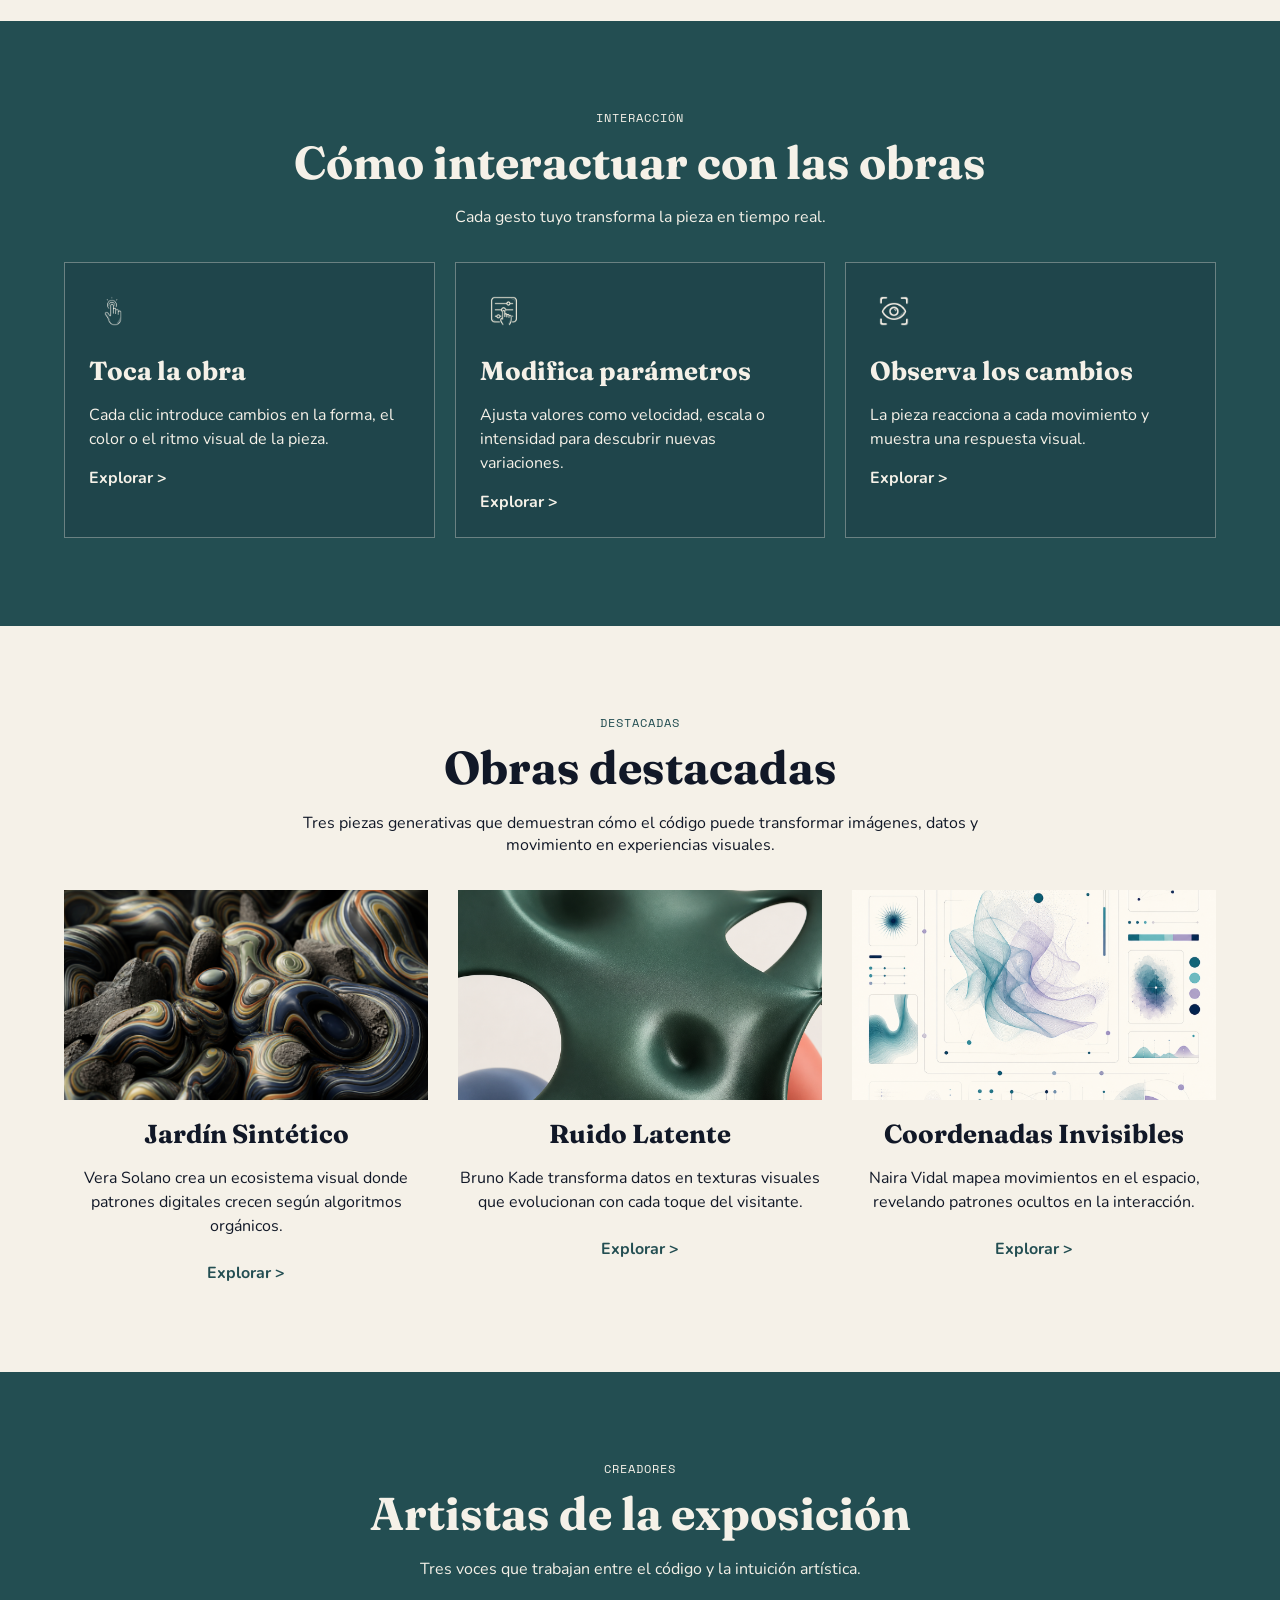
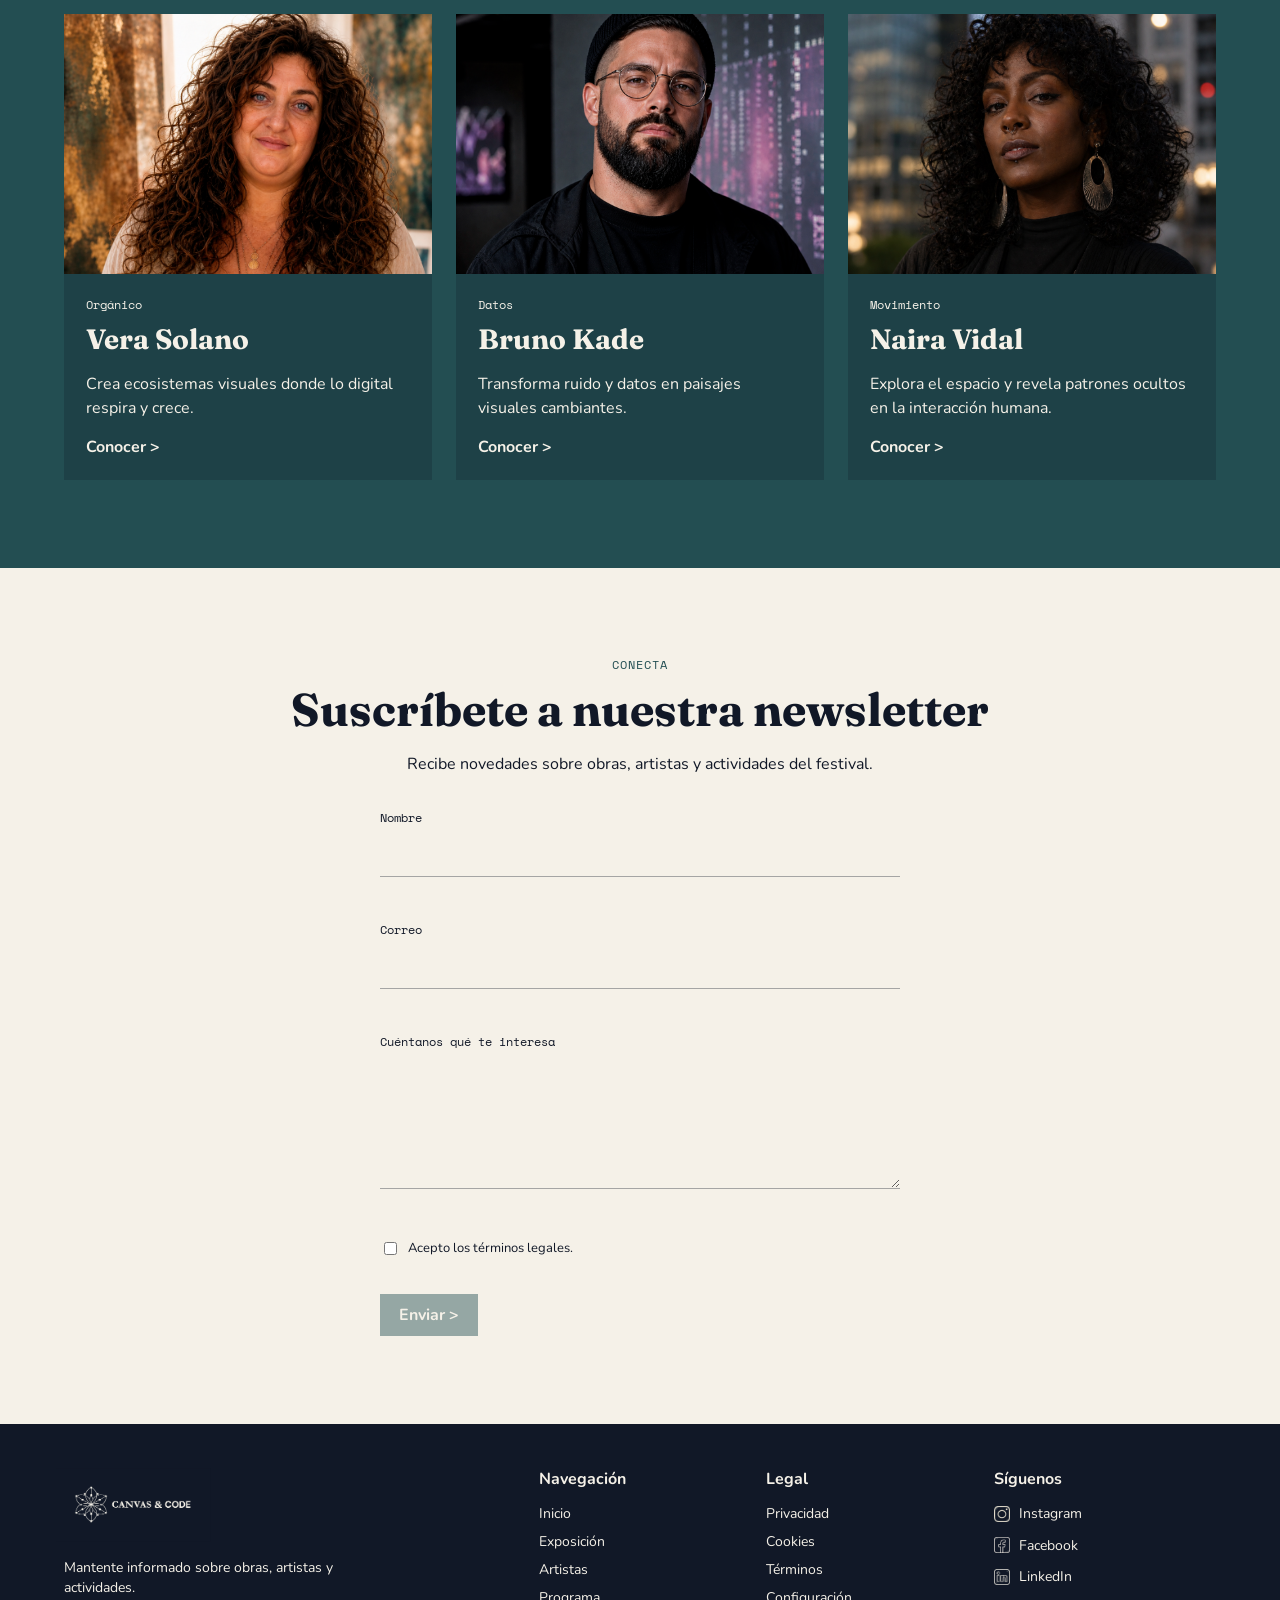
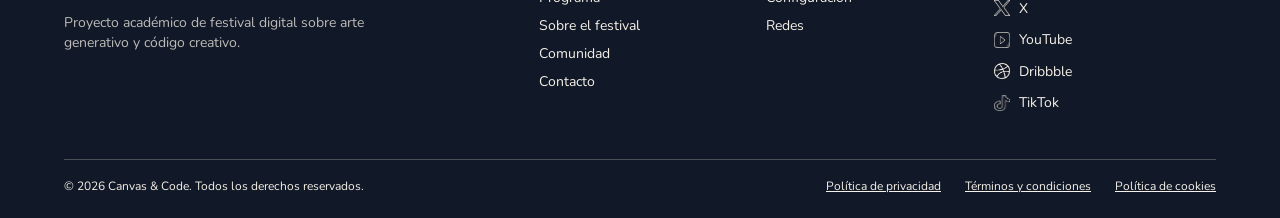
<file: exposicion.html>
<!DOCTYPE html>
<html lang="es">
<head>
  <meta charset="UTF-8">
  <meta name="viewport" content="width=device-width, initial-scale=1.0">

  <title>Canvas &amp; Code | Exposición interactiva</title>
  <meta name="description" content="Exposición interactiva de Canvas &amp; Code con obras generativas, artistas digitales y experiencias visuales.">

  <!-- Tipografías del proyecto -->
  <link rel="preconnect" href="https://fonts.googleapis.com">
  <link rel="preconnect" href="https://fonts.gstatic.com" crossorigin>
  <link href="https://fonts.googleapis.com/css2?family=Fraunces:wght@400;500;600;700&amp;family=Nunito:wght@400;500;600;700&amp;family=Space+Mono:wght@400;700&amp;display=swap" rel="stylesheet">

  <link rel="icon" href="logo/icono.png" type="image/png">
  <link rel="stylesheet" href="css/style.css">
</head>

<body>

  <!-- Salto al contenido -->
  <a class="skip-link" href="#contenido">Saltar al contenido principal</a>

  <!-- Cabecera -->
  <header class="site-header">
    <div class="container header-content">

      <a class="logo-link" href="index.html" aria-label="Ir al inicio de Canvas &amp; Code">
        <img class="logo" src="logo/LogoHorizontal.png" alt="Canvas &amp; Code">
      </a>

      <button class="menu-toggle" type="button" aria-expanded="false" aria-controls="menu-principal">
        Menú
      </button>

      <!-- Menú principal -->
      <nav class="main-nav" id="menu-principal" aria-label="Navegación principal">
        <ul>
          <li><a href="index.html">Inicio</a></li>
          <li><a class="active" href="exposicion.html" aria-current="page">Exposición</a></li>
          <li><a href="exposicion.html#artistas">Artistas</a></li>
          <li><a href="comunidad.html#talleres">Programa</a></li>
          <li><a href="sobre.html">Sobre el festival</a></li>
          <li><a href="comunidad.html">Comunidad</a></li>
          <li><a href="construccion.html" aria-label="Ir a la página de contacto en construcción">Contacto</a></li>

          <li class="nav-entradas">
            <a href="construccion.html" aria-label="Consultar entradas del festival Canvas &amp; Code">Entradas</a>
          </li>
        </ul>
      </nav>

      <a class="header-button" href="construccion.html" aria-label="Consultar entradas del festival Canvas &amp; Code">Entradas</a>

    </div>
  </header>

  <main id="contenido">

    <!-- Hero -->
    <section class="hero-exposicion">
      <img class="hero-imagen" src="img/Exposicion/Galería_algoritmica.png" alt="Sala de exposición digital con instalaciones de arte generativo">

      <!-- Capa para mejorar la lectura -->
      <div class="hero-capa">
        <div class="container hero-contenido">
          <h1>Exposición interactiva</h1>

          <p>
            Entra en un mundo donde el código genera arte. Explora, interactúa y modifica
            visualmente las obras en tiempo real.
          </p>

          <div class="hero-botones">
            <a class="button" href="#obras" aria-label="Explorar las obras destacadas de la exposición">Explorar &gt;</a>
            <a class="button" href="#galeria" aria-label="Ir a la galería interactiva de la exposición">Galería &gt;</a>
          </div>

        </div>
      </div>
    </section>

    <!-- Arte generativo -->
    <section class="arte-generativo">
      <div class="container arte-generativo-contenido">
        <h2>¿Qué es el arte generativo?</h2>

        <p>
          El arte generativo nace del código. Los algoritmos crean formas, colores y
          movimientos que evolucionan según reglas matemáticas. No hay dos obras iguales.
          Cada ejecución es única, impredecible y viva.
        </p>

        <p>
          La máquina no reemplaza al artista, sino que amplía sus posibilidades creativas.
          Aquí la programación es el pincel y los datos son el lienzo.
        </p>

        <div class="descripcion-enlaces">
          <a class="button button-small" href="#galeria" aria-label="Descubrir la galería interactiva de la exposición">Descubrir &gt;</a>
          <a class="simple-link" href="construccion.html" aria-label="Saber más sobre el arte generativo">Saber más &gt;</a>
        </div>

      </div>
    </section>

    <!-- Galería interactiva -->
    <section class="galeria-interactiva" id="galeria">
      <div class="container galeria-grid">

        <div class="galeria-texto">
          <img class="galeria-icono" src="icons/Galeria.png" alt="" aria-hidden="true">

          <h2>Galería interactiva</h2>

          <p>
            El visitante toca las obras y modifica parámetros en tiempo real.
            Los cambios visuales ocurren al instante, transformando cada pieza
            según su intervención.
          </p>

          <a class="button galeria-boton" href="#obras" aria-label="Ir a las obras destacadas de la exposición">Ir a la galería &gt;</a>

        </div>

        <div class="galeria-imagen">
          <img src="img/Exposicion/Voxel_modular.png" alt="Galería algorítmica con módulos y estructuras digitales">
        </div>

      </div>
    </section>

    <!-- Interacción -->
    <section class="interactuar-obras">
      <div class="container">

        <div class="titulo-seccion titulo-claro">
          <p class="etiqueta-seccion">Interacción</p>

          <h2>Cómo interactuar con las obras</h2>

          <p>
            Cada gesto tuyo transforma la pieza en tiempo real.
          </p>
        </div>

        <div class="interaccion-grid">

          <article class="interaccion-card">
            <img src="icons/Tocar.png" alt="" aria-hidden="true">

            <h3>Toca la obra</h3>

            <p>
              Cada clic introduce cambios en la forma, el color o el ritmo visual de la pieza.
            </p>

            <a href="construccion.html" aria-label="Explorar cómo tocar una obra interactiva">Explorar &gt;</a>
          </article>

          <article class="interaccion-card">
            <img src="icons/Modificar_parametros.png" alt="" aria-hidden="true">

            <h3>Modifica parámetros</h3>

            <p>
              Ajusta valores como velocidad, escala o intensidad para descubrir nuevas variaciones.
            </p>

            <a href="construccion.html" aria-label="Explorar cómo modificar parámetros de una obra interactiva">Explorar &gt;</a>
          </article>

          <article class="interaccion-card">
            <img src="icons/Observar.png" alt="" aria-hidden="true">

            <h3>Observa los cambios</h3>

            <p>
              La pieza reacciona a cada movimiento y muestra una respuesta visual.
            </p>

            <a href="construccion.html" aria-label="Explorar cómo observar los cambios de una obra interactiva">Explorar &gt;</a>
          </article>

        </div>

      </div>
    </section>

    <!-- Obras destacadas -->
    <section class="obras-exposicion" id="obras">
      <div class="container">

        <div class="titulo-seccion">
          <p class="etiqueta-seccion etiqueta-oscura">Destacadas</p>

          <h2>Obras destacadas</h2>

          <p>
            Tres piezas generativas que demuestran cómo el código puede transformar
            imágenes, datos y movimiento en experiencias visuales.
          </p>
        </div>

        <div class="obras-expo-grid">

          <article class="obra-expo-card">
            <img src="img/Exposicion/Paisaje_mineral.png" alt="Obra Jardín Sintético">

            <h3>Jardín Sintético</h3>

            <p>
              Vera Solano crea un ecosistema visual donde patrones digitales crecen
              según algoritmos orgánicos.
            </p>

            <a href="construccion.html" aria-label="Explorar la obra Jardín Sintético">Explorar &gt;</a>
          </article>

          <article class="obra-expo-card">
            <img src="img/Exposicion/Membrana_tensionada.png" alt="Obra Ruido Latente">

            <h3>Ruido Latente</h3>

            <p>
              Bruno Kade transforma datos en texturas visuales que evolucionan con
              cada toque del visitante.
            </p>

            <a href="construccion.html" aria-label="Explorar la obra Ruido Latente">Explorar &gt;</a>
          </article>

          <article class="obra-expo-card">
            <img src="img/Exposicion/Formas_datos.png" alt="Obra Coordenadas Invisibles">

            <h3>Coordenadas Invisibles</h3>

            <p>
              Naira Vidal mapea movimientos en el espacio, revelando patrones ocultos
              en la interacción.
            </p>

            <a href="construccion.html" aria-label="Explorar la obra Coordenadas Invisibles">Explorar &gt;</a>
          </article>

        </div>

      </div>
    </section>

    <!-- Bloque de artistas -->
    <section class="artistas-exposicion" id="artistas">
      <div class="container">

        <div class="titulo-seccion titulo-claro">
          <p class="etiqueta-seccion">Creadores</p>

          <h2>Artistas de la exposición</h2>

          <p>
            Tres voces que trabajan entre el código y la intuición artística.
          </p>
        </div>

        <div class="artistas-expo-grid">

          <article class="artista-expo-card">
            <img src="img/Exposicion/Vera_Solano.png" alt="Retrato de Vera Solano">

            <div class="artista-expo-texto">
              <p>Orgánico</p>

              <h3>Vera Solano</h3>

              <p>
                Crea ecosistemas visuales donde lo digital respira y crece.
              </p>

              <a href="construccion.html" aria-label="Conocer a Vera Solano">Conocer &gt;</a>
            </div>
          </article>

          <article class="artista-expo-card">
            <img src="img/Exposicion/Bruno_Kade.png" alt="Retrato de Bruno Kade">

            <div class="artista-expo-texto">
              <p>Datos</p>

              <h3>Bruno Kade</h3>

              <p>
                Transforma ruido y datos en paisajes visuales cambiantes.
              </p>

              <a href="construccion.html" aria-label="Conocer a Bruno Kade">Conocer &gt;</a>
            </div>
          </article>

          <article class="artista-expo-card">
            <img src="img/Exposicion/Naira_Vidal.png" alt="Retrato de Naira Vidal">

            <div class="artista-expo-texto">
              <p>Movimiento</p>

              <h3>Naira Vidal</h3>

              <p>
                Explora el espacio y revela patrones ocultos en la interacción humana.
              </p>

              <a href="construccion.html" aria-label="Conocer a Naira Vidal">Conocer &gt;</a>
            </div>
          </article>

        </div>

      </div>
    </section>

    <!-- Newsletter -->
    <section class="newsletter-real">
      <div class="container newsletter-contenido">

        <div class="titulo-seccion">
          <p class="etiqueta-seccion etiqueta-oscura">Conecta</p>

          <h2>Suscríbete a nuestra newsletter</h2>

          <p>
            Recibe novedades sobre obras, artistas y actividades del festival.
          </p>
        </div>

        <!-- Formulario validado con JavaScript -->
        <form class="newsletter-form" id="newsletter-form" action="#" method="post" novalidate>

          <div class="form-grupo">
            <label for="nombre">Nombre</label>
            <input type="text" id="nombre" name="nombre">
            <p class="form-error" id="error-nombre"></p>
          </div>

          <div class="form-grupo">
            <label for="correo">Correo</label>
            <input type="email" id="correo" name="correo">
            <p class="form-error" id="error-correo"></p>
          </div>

          <div class="form-grupo">
            <label for="interes">Cuéntanos qué te interesa</label>
            <textarea id="interes" name="interes" rows="5"></textarea>
            <p class="form-error" id="error-interes"></p>
          </div>

          <div class="form-check">
            <input type="checkbox" id="acepto" name="acepto">
            <label for="acepto">Acepto los términos legales.</label>
          </div>

          <p class="form-error" id="error-acepto"></p>

          <button class="button" id="boton-enviar" type="submit" disabled>Enviar &gt;</button>

        </form>

      </div>
    </section>

  </main>

  <!-- Modal de confirmación -->
  <div class="modal-formulario" id="modal-formulario" hidden>
    <div class="modal-caja" role="dialog" aria-modal="true" aria-labelledby="modal-titulo">
      <h2 id="modal-titulo">Formulario enviado</h2>
      <button class="button" id="cerrar-modal" type="button">OK</button>
    </div>
  </div>

  <!-- Footer -->
  <footer class="site-footer">
    <div class="container footer-content">

      <div class="footer-brand">
        <img class="footer-logo" src="logo/Logo_blanco_hori.png" alt="Canvas &amp; Code">

        <p>
          Mantente informado sobre obras, artistas y actividades.
        </p>

        <p class="footer-note">
          Proyecto académico de festival digital sobre arte generativo y código creativo.
        </p>
      </div>

      <div class="footer-block">
        <h2>Navegación</h2>

        <ul>
          <li><a href="index.html">Inicio</a></li>
          <li><a href="exposicion.html" aria-current="page">Exposición</a></li>
          <li><a href="exposicion.html#artistas">Artistas</a></li>
          <li><a href="comunidad.html#talleres">Programa</a></li>
          <li><a href="sobre.html">Sobre el festival</a></li>
          <li><a href="comunidad.html">Comunidad</a></li>
          <li><a href="construccion.html" aria-label="Ir a la página de contacto en construcción">Contacto</a></li>
        </ul>
      </div>

      <div class="footer-block">
        <h2>Legal</h2>

        <ul>
          <li><a href="construccion.html" aria-label="Consultar la política de privacidad en construcción">Privacidad</a></li>
          <li><a href="construccion.html" aria-label="Consultar la política de cookies en construcción">Cookies</a></li>
          <li><a href="construccion.html" aria-label="Consultar los términos legales en construcción">Términos</a></li>
          <li><a href="construccion.html" aria-label="Consultar la configuración legal en construcción">Configuración</a></li>
          <li><a href="construccion.html" aria-label="Consultar los enlaces a redes sociales en construcción">Redes</a></li>
        </ul>
      </div>

      <div class="footer-block footer-social">
        <h2>Síguenos</h2>

        <ul>
          <li><a href="construccion.html" aria-label="Visitar Instagram de Canvas &amp; Code"><img src="icons/Instagram.png" alt="" aria-hidden="true"> Instagram</a></li>
          <li><a href="construccion.html" aria-label="Visitar Facebook de Canvas &amp; Code"><img src="icons/Facebook.png" alt="" aria-hidden="true"> Facebook</a></li>
          <li><a href="construccion.html" aria-label="Visitar LinkedIn de Canvas &amp; Code"><img src="icons/LinkedIn.png" alt="" aria-hidden="true"> LinkedIn</a></li>
          <li><a href="construccion.html" aria-label="Visitar X de Canvas &amp; Code"><img src="icons/X.png" alt="" aria-hidden="true"> X</a></li>
          <li><a href="construccion.html" aria-label="Visitar YouTube de Canvas &amp; Code"><img src="icons/YouTube.png" alt="" aria-hidden="true"> YouTube</a></li>
          <li><a href="construccion.html" aria-label="Visitar Dribbble de Canvas &amp; Code"><img src="icons/Dribbble.png" alt="" aria-hidden="true"> Dribbble</a></li>
          <li><a href="construccion.html" aria-label="Visitar TikTok de Canvas &amp; Code"><img src="icons/TikTok.png" alt="" aria-hidden="true"> TikTok</a></li>
        </ul>
      </div>

    </div>

    <div class="container footer-bottom">
      <p>© 2026 Canvas &amp; Code. Todos los derechos reservados.</p>

      <div class="footer-legal-links">
        <a href="construccion.html" aria-label="Consultar la política de privacidad de Canvas &amp; Code en construcción">Política de privacidad</a>
        <a href="construccion.html" aria-label="Consultar los términos y condiciones de Canvas &amp; Code en construcción">Términos y condiciones</a>
        <a href="construccion.html" aria-label="Consultar la política de cookies de Canvas &amp; Code en construcción">Política de cookies</a>
      </div>
    </div>
  </footer>

  <script src="js/script.js"></script>

</body>
</html>
</file>
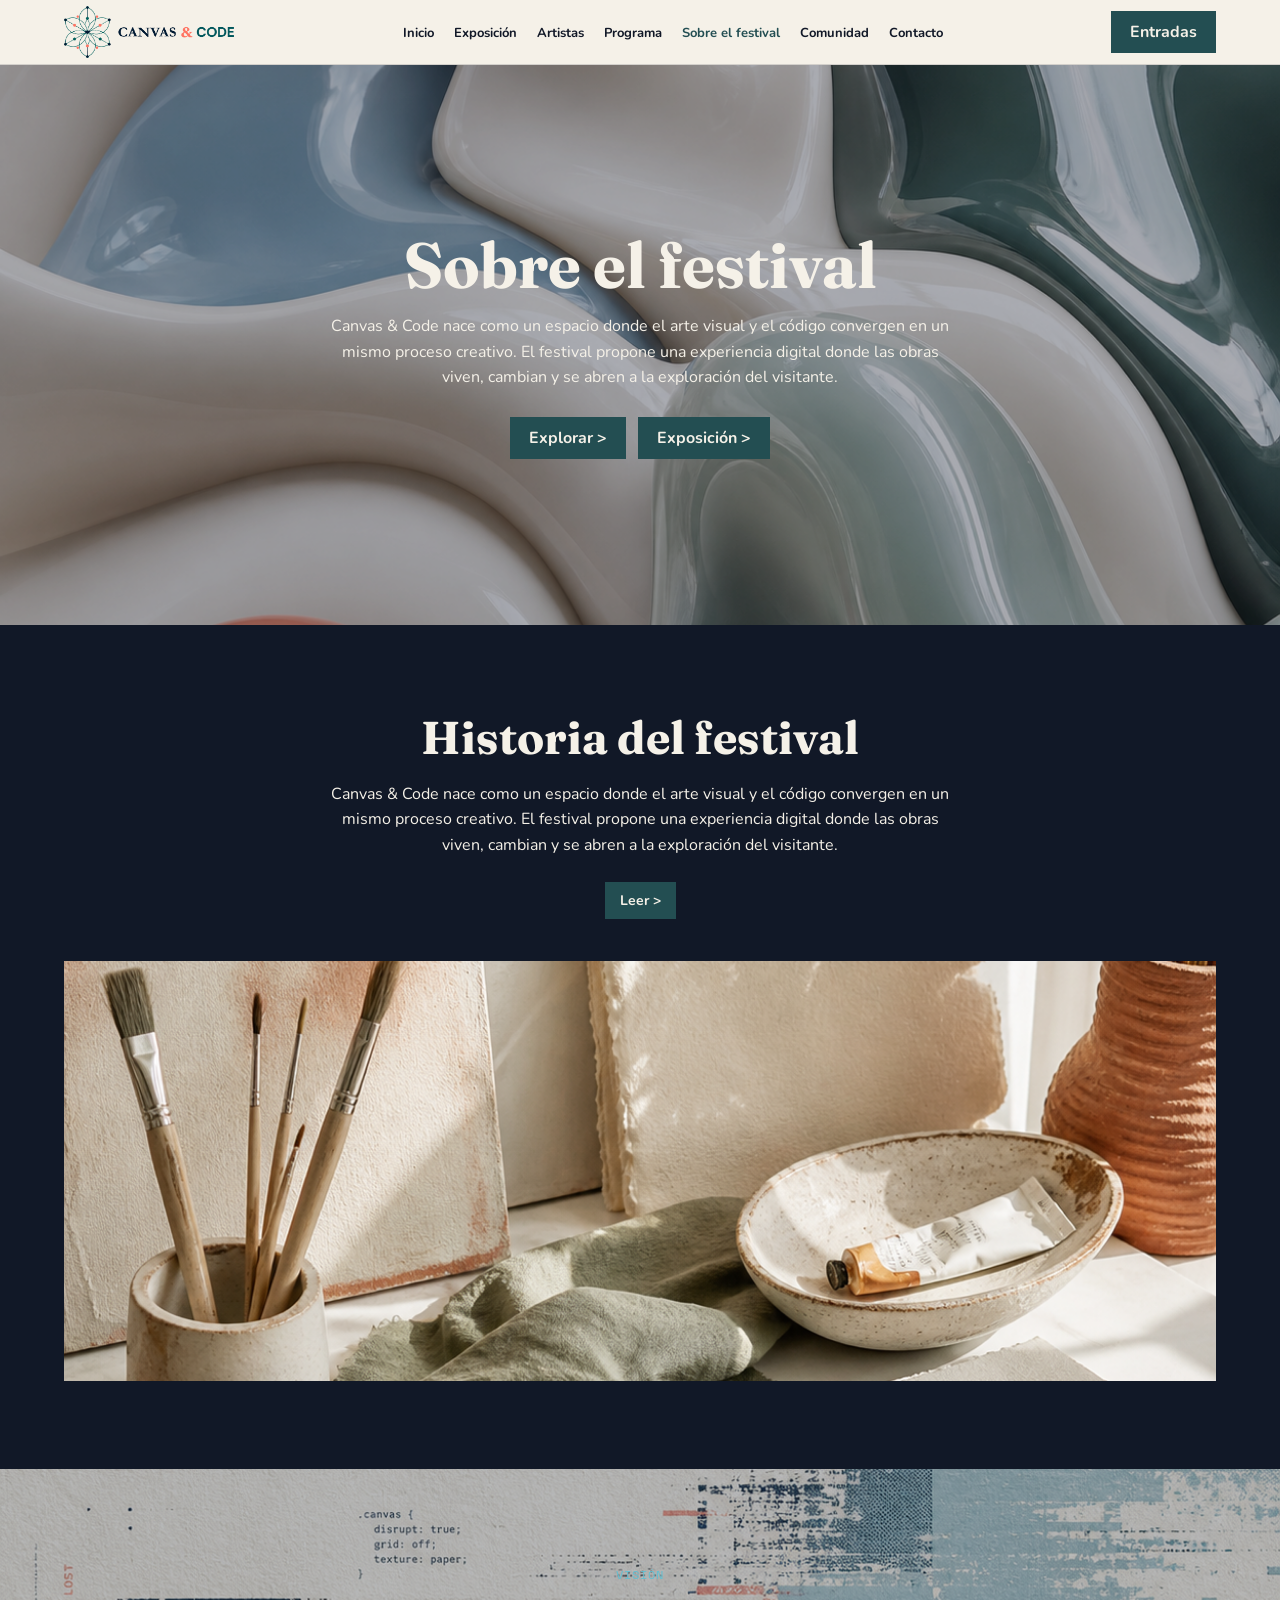
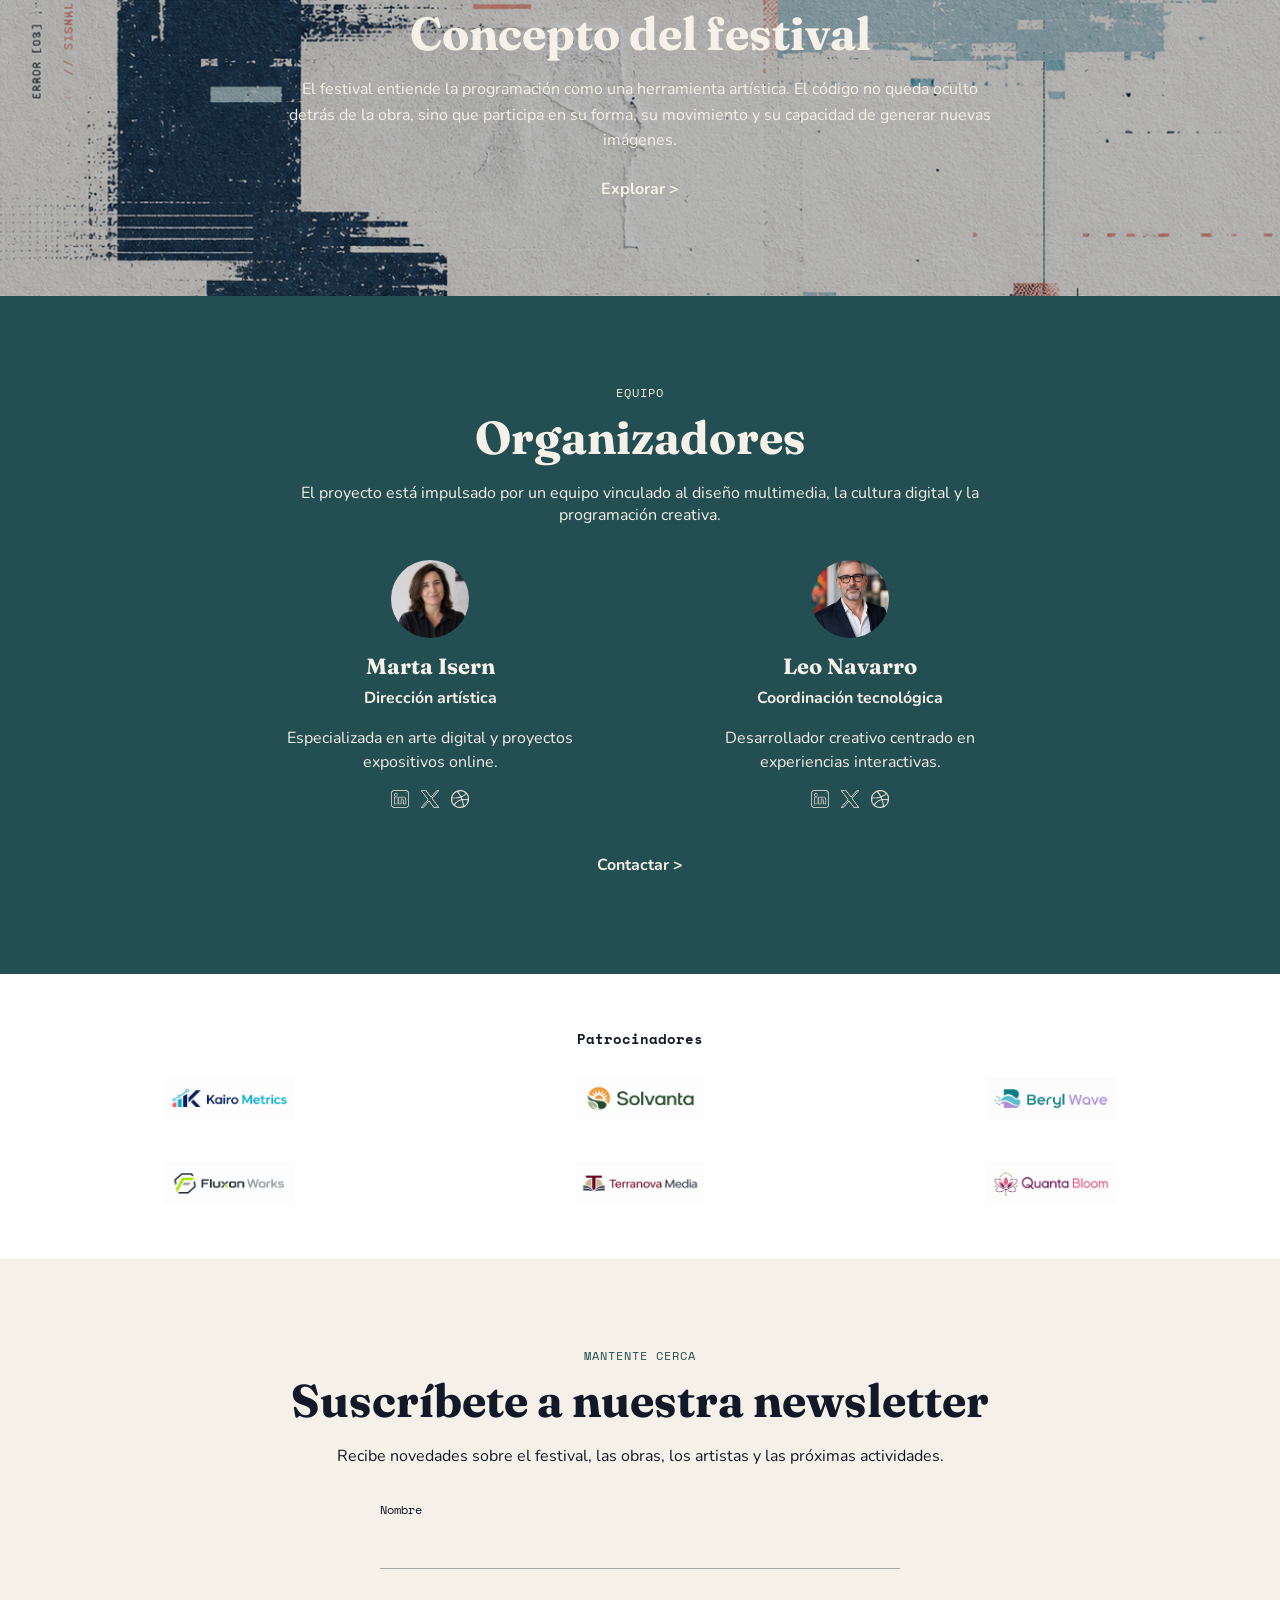
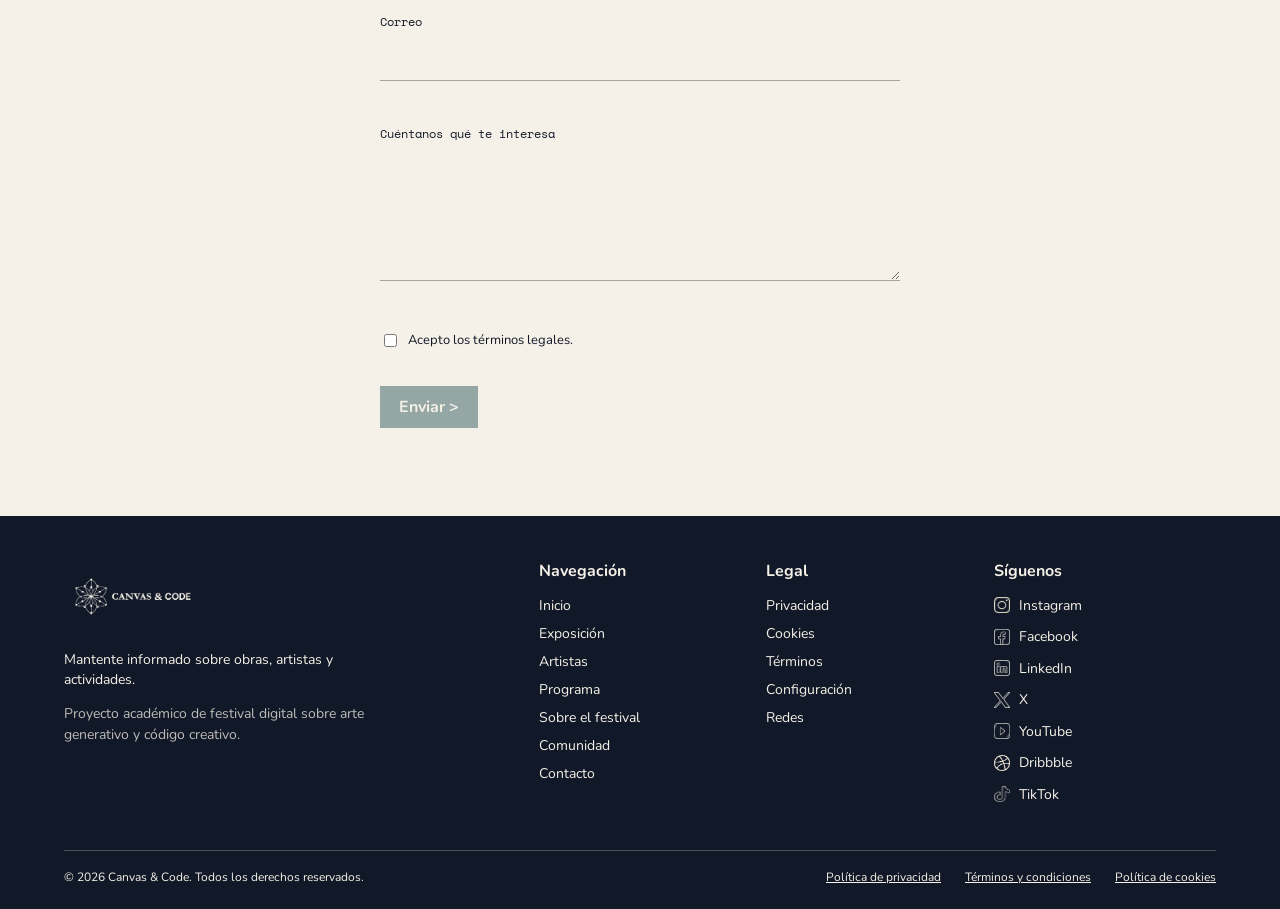
<file: sobre.html>
<!DOCTYPE html>
<html lang="es">
<head>
  <meta charset="UTF-8">
  <meta name="viewport" content="width=device-width, initial-scale=1.0">

  <title>Canvas &amp; Code | Sobre el festival</title>
  <meta name="description" content="Página sobre el festival Canvas &amp; Code, su historia, concepto, organizadores y patrocinadores.">

  <!-- Tipografías principales del proyecto -->
  <link rel="preconnect" href="https://fonts.googleapis.com">
  <link rel="preconnect" href="https://fonts.gstatic.com" crossorigin>
  <link href="https://fonts.googleapis.com/css2?family=Fraunces:wght@400;500;600;700&amp;family=Nunito:wght@400;500;600;700&amp;family=Space+Mono:wght@400;700&amp;display=swap" rel="stylesheet">

  <link rel="icon" href="logo/icono.png" type="image/png">
  <link rel="stylesheet" href="css/style.css">
</head>

<body>

  <!-- Enlace para saltar el menú cuando se navega con teclado -->
  <a class="skip-link" href="#contenido">Saltar al contenido principal</a>

  <!-- Cabecera común de la web -->
  <header class="site-header">
    <div class="container header-content">

      <a class="logo-link" href="index.html" aria-label="Ir al inicio de Canvas &amp; Code">
        <img class="logo" src="logo/LogoHorizontal.png" alt="Canvas &amp; Code">
      </a>

      <button class="menu-toggle" type="button" aria-expanded="false" aria-controls="menu-principal">
        Menú
      </button>

      <!-- Menú principal.-->
      <nav class="main-nav" id="menu-principal" aria-label="Navegación principal">
        <ul>
          <li><a href="index.html">Inicio</a></li>
          <li><a href="exposicion.html">Exposición</a></li>
          <li><a href="exposicion.html#artistas">Artistas</a></li>
          <li><a href="comunidad.html#talleres">Programa</a></li>
          <li><a class="active" href="sobre.html" aria-current="page">Sobre el festival</a></li>
          <li><a href="comunidad.html">Comunidad</a></li>
          <li><a href="construccion.html" aria-label="Ir a la página de contacto en construcción">Contacto</a></li>

          <li class="nav-entradas">
            <a href="construccion.html" aria-label="Consultar entradas del festival Canvas &amp; Code">Entradas</a>
          </li>
        </ul>
      </nav>

      <a class="header-button" href="construccion.html" aria-label="Consultar entradas del festival Canvas &amp; Code">Entradas</a>

    </div>
  </header>

  <main id="contenido">

    <!-- Presentación de la página Sobre el festival -->
    <section class="hero-sobre">
      <img class="hero-imagen" src="img/Festival/Materia_fluida.png" alt="Imagen abstracta de materia fluida">

      <!-- La capa oscura ayuda a que el texto destaque sobre la imagen -->
      <div class="hero-capa">
        <div class="container hero-contenido">
          <h1>Sobre el festival</h1>

          <p>
            Canvas &amp; Code nace como un espacio donde el arte visual y el código convergen en un mismo proceso creativo.
            El festival propone una experiencia digital donde las obras viven, cambian y se abren a la exploración del visitante.
          </p>

          <div class="hero-botones">
            <a class="button" href="exposicion.html" aria-label="Explorar la exposición interactiva de Canvas &amp; Code">Explorar &gt;</a>
            <a class="button" href="exposicion.html" aria-label="Ir a la exposición interactiva del festival">Exposición &gt;</a>
          </div>

        </div>
      </div>
    </section>

    <!-- Primer bloque informativo sobre el origen del proyecto -->
    <section class="historia-sobre">
      <div class="container historia-contenido">
        <h2>Historia del festival</h2>

        <p>
          Canvas &amp; Code nace como un espacio donde el arte visual y el código convergen en un mismo proceso creativo.
          El festival propone una experiencia digital donde las obras viven, cambian y se abren a la exploración del visitante.
        </p>

        <a class="button button-small" href="construccion.html" aria-label="Leer más sobre la historia del festival Canvas &amp; Code">Leer &gt;</a>

        <img src="img/Festival/Rincón_artístico.png" alt="Rincón artístico con pinceles, materiales y piezas de trabajo">

      </div>
    </section>

    <!-- Bloque para explicar la idea central del festival -->
    <section class="concepto-sobre">
      <div class="concepto-capa">
        <div class="container concepto-contenido">
          <p class="etiqueta-seccion">Visión</p>
          <h2>Concepto del festival</h2>

          <p>
            El festival entiende la programación como una herramienta artística.
            El código no queda oculto detrás de la obra, sino que participa en su forma,
            su movimiento y su capacidad de generar nuevas imágenes.
          </p>

          <a class="simple-link" href="construccion.html" aria-label="Explorar el concepto del festival Canvas &amp; Code">Explorar &gt;</a>

        </div>
      </div>
    </section>

    <!-- Presentación breve del equipo organizador -->
    <section class="organizadores-sobre">
      <div class="container">

        <div class="titulo-seccion titulo-claro">
          <p class="etiqueta-seccion">Equipo</p>

          <h2>Organizadores</h2>

          <p>
            El proyecto está impulsado por un equipo vinculado al diseño multimedia,
            la cultura digital y la programación creativa.
          </p>
        </div>

        <div class="organizadores-grid">

          <article class="organizador-mini">
            <img src="img/Festival/Marta_Isern.png" alt="Retrato de Marta Isern">

            <h3>Marta Isern</h3>

            <p class="organizador-cargo">Dirección artística</p>

            <p>
              Especializada en arte digital y proyectos expositivos online.
            </p>

            <div class="organizador-redes">
              <a href="construccion.html" aria-label="LinkedIn de Marta Isern">
                <img src="icons/LinkedIn.png" alt="" aria-hidden="true">
              </a>

              <a href="construccion.html" aria-label="X de Marta Isern">
                <img src="icons/X.png" alt="" aria-hidden="true">
              </a>

              <a href="construccion.html" aria-label="Dribbble de Marta Isern">
                <img src="icons/Dribbble.png" alt="" aria-hidden="true">
              </a>
            </div>
          </article>

          <article class="organizador-mini">
            <img src="img/Festival/Leo_Navarro.png" alt="Retrato de Leo Navarro">

            <h3>Leo Navarro</h3>

            <p class="organizador-cargo">Coordinación tecnológica</p>

            <p>
              Desarrollador creativo centrado en experiencias interactivas.
            </p>

            <div class="organizador-redes">
              <a href="construccion.html" aria-label="LinkedIn de Leo Navarro">
                <img src="icons/LinkedIn.png" alt="" aria-hidden="true">
              </a>

              <a href="construccion.html" aria-label="X de Leo Navarro">
                <img src="icons/X.png" alt="" aria-hidden="true">
              </a>

              <a href="construccion.html" aria-label="Dribbble de Leo Navarro">
                <img src="icons/Dribbble.png" alt="" aria-hidden="true">
              </a>
            </div>
          </article>

        </div>

        <div class="boton-centrado">
          <a class="button" href="construccion.html" aria-label="Contactar con el equipo organizador del festival">Contactar &gt;</a>
        </div>

      </div>
    </section>

    <!-- Logos de entidades colaboradoras -->
    <section class="patrocinadores-sobre">
      <div class="container">
        <h2>Patrocinadores</h2>

        <div class="patro-grid">

          <img src="img/Festival/1Kairo.png" alt="Kairo Metric">

          <img src="img/Festival/2Solvanta.png" alt="Solvanta">

          <img src="img/Festival/3Beryl.png" alt="Beryl Wave">

          <img src="img/Festival/4Fluxon.png" alt="Fluxon Works">

          <img src="img/Festival/5Terranova.png" alt="Terranova Media">

          <img src="img/Festival/6Quanta.png" alt="Quanta Bloom">

        </div>

      </div>
    </section>

    <!-- Formulario de newsletter reutilizado en las páginas principales -->
    <section class="newsletter-real">
      <div class="container newsletter-contenido">

        <div class="titulo-seccion">
          <p class="etiqueta-seccion etiqueta-oscura">Mantente cerca</p>

          <h2>Suscríbete a nuestra newsletter</h2>

          <p>
            Recibe novedades sobre el festival, las obras, los artistas y las próximas actividades.
          </p>
        </div>

        <!-- Los mensajes de error se rellenan desde JavaScript -->
        <form class="newsletter-form" id="newsletter-form" action="#" method="post" novalidate>

          <div class="form-grupo">
            <label for="nombre">Nombre</label>
            <input type="text" id="nombre" name="nombre" autocomplete="given-name" required aria-required="true" aria-describedby="error-nombre">
            <p class="form-error" id="error-nombre" aria-live="polite"></p>
          </div>

          <div class="form-grupo">
            <label for="correo">Correo</label>
            <input type="email" id="correo" name="correo" autocomplete="email" required aria-required="true" aria-describedby="error-correo">
            <p class="form-error" id="error-correo" aria-live="polite"></p>
          </div>

          <div class="form-grupo">
            <label for="interes">Cuéntanos qué te interesa</label>
            <textarea id="interes" name="interes" rows="5" required aria-required="true" aria-describedby="error-interes"></textarea>
            <p class="form-error" id="error-interes" aria-live="polite"></p>
          </div>

          <div class="form-check">
            <input type="checkbox" id="acepto" name="acepto" required aria-required="true" aria-describedby="error-acepto">
            <label for="acepto">Acepto los términos legales.</label>
          </div>

          <p class="form-error" id="error-acepto" aria-live="polite"></p>

          <button class="button" id="boton-enviar" type="submit" disabled>Enviar &gt;</button>

        </form>

      </div>
    </section>

  </main>

  <!-- Mensaje de confirmación después de enviar el formulario -->
  <div class="modal-formulario" id="modal-formulario" hidden>
    <div class="modal-caja" role="dialog" aria-modal="true" aria-labelledby="modal-titulo">
      <h2 id="modal-titulo">Formulario enviado</h2>
      <button class="button" id="cerrar-modal" type="button">OK</button>
    </div>
  </div>

  <!-- Pie común con navegación, enlaces legales y redes sociales -->
  <footer class="site-footer">
    <div class="container footer-content">

      <div class="footer-brand">
        <img class="footer-logo" src="logo/Logo_blanco_hori.png" alt="Canvas &amp; Code">

        <p>
          Mantente informado sobre obras, artistas y actividades.
        </p>

        <p class="footer-note">
          Proyecto académico de festival digital sobre arte generativo y código creativo.
        </p>
      </div>

      <div class="footer-block">
        <h2>Navegación</h2>

        <ul>
          <li><a href="index.html">Inicio</a></li>
          <li><a href="exposicion.html">Exposición</a></li>
          <li><a href="exposicion.html#artistas">Artistas</a></li>
          <li><a href="comunidad.html#talleres">Programa</a></li>
          <li><a href="sobre.html" aria-current="page">Sobre el festival</a></li>
          <li><a href="comunidad.html">Comunidad</a></li>
          <li><a href="construccion.html" aria-label="Ir a la página de contacto en construcción">Contacto</a></li>
        </ul>
      </div>

      <div class="footer-block">
        <h2>Legal</h2>

        <ul>
          <li><a href="construccion.html" aria-label="Consultar la política de privacidad en construcción">Privacidad</a></li>
          <li><a href="construccion.html" aria-label="Consultar la política de cookies en construcción">Cookies</a></li>
          <li><a href="construccion.html" aria-label="Consultar los términos legales en construcción">Términos</a></li>
          <li><a href="construccion.html" aria-label="Consultar la configuración legal en construcción">Configuración</a></li>
          <li><a href="construccion.html" aria-label="Consultar los enlaces a redes sociales en construcción">Redes</a></li>
        </ul>
      </div>

      <div class="footer-block footer-social">
        <h2>Síguenos</h2>

        <ul>
          <li><a href="construccion.html" aria-label="Visitar Instagram de Canvas &amp; Code"><img src="icons/Instagram.png" alt="" aria-hidden="true"> Instagram</a></li>
          <li><a href="construccion.html" aria-label="Visitar Facebook de Canvas &amp; Code"><img src="icons/Facebook.png" alt="" aria-hidden="true"> Facebook</a></li>
          <li><a href="construccion.html" aria-label="Visitar LinkedIn de Canvas &amp; Code"><img src="icons/LinkedIn.png" alt="" aria-hidden="true"> LinkedIn</a></li>
          <li><a href="construccion.html" aria-label="Visitar X de Canvas &amp; Code"><img src="icons/X.png" alt="" aria-hidden="true"> X</a></li>
          <li><a href="construccion.html" aria-label="Visitar YouTube de Canvas &amp; Code"><img src="icons/YouTube.png" alt="" aria-hidden="true"> YouTube</a></li>
          <li><a href="construccion.html" aria-label="Visitar Dribbble de Canvas &amp; Code"><img src="icons/Dribbble.png" alt="" aria-hidden="true"> Dribbble</a></li>
          <li><a href="construccion.html" aria-label="Visitar TikTok de Canvas &amp; Code"><img src="icons/TikTok.png" alt="" aria-hidden="true"> TikTok</a></li>
        </ul>
      </div>

    </div>

    <div class="container footer-bottom">
      <p>© 2026 Canvas &amp; Code. Todos los derechos reservados.</p>

      <div class="footer-legal-links">
        <a href="construccion.html" aria-label="Consultar la política de privacidad de Canvas &amp; Code en construcción">Política de privacidad</a>
        <a href="construccion.html" aria-label="Consultar los términos y condiciones de Canvas &amp; Code en construcción">Términos y condiciones</a>
        <a href="construccion.html" aria-label="Consultar la política de cookies de Canvas &amp; Code en construcción">Política de cookies</a>
      </div>
    </div>
  </footer>

  <script src="js/script.js"></script>

</body>
</html>
</file>
<file: css/style.css>
/* Variables generales de la web.
   Aquí se guardan los colores y las tipografías para reutilizarlos en todo el CSS. */
:root {
  --azul-noche: #111827;
  --blanco-roto: #F5F1E8;
  --verde: #234E52;
  --coral: #D96C5F;
  --azul-piscina: #63BFD1;

  --titulo: "Fraunces", serif;
  --texto: "Nunito", sans-serif;
  --mono: "Space Mono", monospace;
}

/* Hace que el tamaño de las cajas incluya el padding y el borde.
   Así es más fácil controlar los anchos. */
* {
  box-sizing: border-box;
}

/* Estilos básicos del cuerpo de la página. */
body {
  margin: 0;
  font-family: var(--texto);
  background-color: var(--blanco-roto);
  color: var(--azul-noche);
}

/* Las imágenes no se salen de su contenedor. */
img {
  max-width: 100%;
  display: block;
}

/* Los enlaces heredan el color del texto donde estén colocados. */
a {
  color: inherit;
}

/* Los elementos de formulario usan la misma tipografía que el resto de la web. */
button,
input,
textarea,
select {
  font: inherit;
}

/* Contenedor general para centrar el contenido y limitar su anchura. */
.container {
  width: 90%;
  max-width: 1152px;
  margin: 0 auto;
}

/* Enlace para saltar al contenido principal.
   Sirve para mejorar la accesibilidad con teclado. */
.skip-link {
  position: absolute;
  top: -50px;
  left: 16px;
  background-color: var(--coral);
  color: var(--azul-noche);
  padding: 8px 12px;
  z-index: 20;
}

/* El enlace aparece cuando recibe el foco. */
.skip-link:focus {
  top: 16px;
}

/* Clase para ocultar texto visualmente, pero mantenerlo para lectores de pantalla. */
.sr-only {
  position: absolute;
  width: 1px;
  height: 1px;
  overflow: hidden;
  clip-path: inset(50%);
}

/* Estilo visible cuando se navega con teclado. */
a:focus-visible,
button:focus-visible,
input:focus-visible,
textarea:focus-visible,
select:focus-visible {
  outline: 3px solid var(--azul-piscina);
  outline-offset: 3px;
}

/* Header */

/* Cabecera principal de la web.
   Se queda fija arriba al hacer scroll. */
.site-header {
  background-color: var(--blanco-roto);
  border-bottom: 1px solid rgba(17, 24, 39, 0.15);
  position: sticky;
  top: 0;
  z-index: 15;
}

/* Organiza logo, menú y botón de entradas en una misma línea. */
.header-content {
  min-height: 60px;
  display: flex;
  align-items: center;
  justify-content: space-between;
  position: relative;
}

/* Enlace que contiene el logo. */
.logo-link {
  display: inline-flex;
  align-items: center;
}

/* Tamaño del logo. */
.logo {
  width: 150px;
  height: auto;
}

/* Botón del menú móvil. */
.menu-toggle {
  background-color: transparent;
  border: 1px solid var(--azul-noche);
  color: var(--azul-noche);
  padding: 8px 12px;
  cursor: pointer;
  border-radius: 0;
}

/* Menú principal.
   En móvil aparece cerrado por defecto. */
.main-nav {
  display: none;
  position: absolute;
  left: 0;
  top: 60px;
  width: 100%;
  padding: 18px 0;
  background-color: var(--blanco-roto);
  border-bottom: 1px solid rgba(17, 24, 39, 0.15);
}

/* Clase que abre el menú cuando se pulsa el botón. */
.main-nav.is-open {
  display: block;
}

/* Quita los puntos de la lista del menú. */
.main-nav ul {
  list-style: none;
  margin: 0;
  padding: 0;
}

/* Separación entre enlaces del menú en móvil. */
.main-nav li {
  margin-bottom: 12px;
}

/* Estilo de los enlaces del menú. */
.main-nav a {
  font-size: 14px;
  font-weight: 700;
  text-decoration: none;
}

/* Color del enlace activo o al pasar el ratón. */
.main-nav a:hover,
.main-nav a.active {
  color: var(--verde);
}

/* El botón de entradas se oculta en móvil al principio. */
.header-button {
  display: none;
}

/* Da color especial al enlace de entradas dentro del menú móvil. */
.nav-entradas a {
  color: var(--verde);
}

/* Botones */

/* Estilo general de los botones principales. */
.button,
.header-button {
  background-color: var(--verde);
  color: var(--blanco-roto);
  border: 1px solid var(--verde);
  padding: 9px 18px;
  font-weight: 700;
  text-decoration: none;
  border-radius: 0;
  display: inline-block;
  cursor: pointer;
}

/* Cambio de color al pasar el ratón por encima de los botones. */
.button:hover,
.header-button:hover {
  background-color: var(--azul-piscina);
  border-color: var(--azul-piscina);
  color: var(--azul-noche);
}

/* Estilo para botones desactivados en formularios. */
.button:disabled {
  opacity: 0.45;
  cursor: not-allowed;
}

/* Botón más pequeño para enlaces secundarios. */
.button-small {
  padding: 8px 14px;
  font-size: 14px;
}

/* Botón secundario sobre fondos oscuros. */
.button-secundario {
  background-color: transparent;
  border-color: var(--blanco-roto);
  color: var(--blanco-roto);
}

/* Cambio de color del botón secundario al pasar el ratón. */
.button-secundario:hover {
  background-color: var(--azul-piscina);
  border-color: var(--azul-piscina);
  color: var(--azul-noche);
}

/* Botones claros usados en hero y secciones de comunidad. */
.button-hero-claro,
.button-encuentro-claro {
  background-color: var(--blanco-roto);
  border-color: var(--blanco-roto);
  color: var(--azul-noche);
}

/* Hover de los botones claros. */
.button-hero-claro:hover,
.button-encuentro-claro:hover {
  background-color: var(--azul-piscina);
  border-color: var(--azul-piscina);
  color: var(--azul-noche);
}

/* Botones oscuros o transparentes usados sobre fondos de color. */
.button-hero-oscuro,
.button-encuentro-oscuro {
  background-color: transparent;
  border-color: rgba(245, 241, 232, 0.65);
  color: var(--blanco-roto);
}

/* Hover de los botones oscuros. */
.button-hero-oscuro:hover,
.button-encuentro-oscuro:hover {
  background-color: var(--azul-piscina);
  border-color: var(--azul-piscina);
  color: var(--azul-noche);
}

/* Enlace sencillo sin caja de botón. */
.simple-link {
  text-decoration: none;
  font-weight: 700;
}

/* Cambio de color del enlace sencillo. */
.simple-link:hover {
  color: var(--azul-piscina);
}

/* Hero común */

/* Estilo compartido para las secciones principales de inicio, sobre y exposición. */
.hero-inicio,
.hero-sobre,
.hero-exposicion {
  position: relative;
  min-height: 430px;
  overflow: hidden;
  color: var(--blanco-roto);
}

/* Imagen de fondo del hero. */
.hero-imagen {
  position: absolute;
  inset: 0;
  width: 100%;
  height: 100%;
  object-fit: cover;
}

/* Capa oscura sobre la imagen para que el texto se lea mejor. */
.hero-capa {
  position: relative;
  min-height: 430px;
  background-color: rgba(17, 24, 39, 0.36);
  display: flex;
  align-items: center;
  justify-content: center;
}

/* Contenido centrado dentro del hero. */
.hero-contenido {
  text-align: center;
  max-width: 760px;
}

/* Título principal del hero. */
.hero-contenido h1 {
  font-family: var(--titulo);
  font-size: 42px;
  line-height: 1.05;
  margin: 0 0 16px;
}

/* Texto del hero. */
.hero-contenido p {
  max-width: 620px;
  margin: 0 auto;
  line-height: 1.6;
}

/* Coloca los botones del hero. En móvil quedan en columna. */
.hero-botones {
  margin-top: 26px;
  display: flex;
  flex-direction: column;
  gap: 12px;
  align-items: center;
}

/* Elementos generales */

/* Etiquetas pequeñas que aparecen encima de algunos títulos. */
.etiqueta-seccion {
  margin: 0 0 12px;
  font-family: var(--mono);
  font-size: 12px;
  letter-spacing: 0.08em;
  text-transform: uppercase;
  color: var(--azul-piscina);
}

/* Variante de etiqueta para fondos claros. */
.etiqueta-oscura {
  color: var(--verde);
}

/* Bloque de título común para varias secciones. */
.titulo-seccion {
  text-align: center;
  max-width: 760px;
  margin: 0 auto 34px;
}

/* Títulos de sección. */
.titulo-seccion h2 {
  margin: 0 0 18px;
  font-family: var(--titulo);
  font-size: 34px;
  line-height: 1.1;
}

/* Texto claro para títulos colocados sobre fondos oscuros. */
.titulo-claro h2,
.titulo-claro p {
  color: var(--blanco-roto);
}

/* Centra botones colocados al final de algunas secciones. */
.boton-centrado {
  text-align: center;
  margin-top: 36px;
}

/* Inicio: descripción */

/* Sección de descripción del festival en la página de inicio. */
.descripcion-real {
  background-color: var(--azul-noche);
  color: var(--blanco-roto);
  padding: 64px 0;
  text-align: center;
}

/* Limita el ancho del texto de descripción. */
.descripcion-contenido {
  max-width: 760px;
}

/* Título de la descripción. */
.descripcion-real h2 {
  margin: 0 0 18px;
  font-family: var(--titulo);
  font-size: 34px;
  line-height: 1.1;
}

/* Texto de la descripción. */
.descripcion-real p {
  line-height: 1.6;
}

/* Enlaces de la sección de descripción. */
.descripcion-enlaces {
  margin-top: 24px;
  display: flex;
  flex-direction: column;
  gap: 14px;
  align-items: center;
}

/* Inicio: obras */

/* Sección de obras destacadas de la página de inicio. */
.obras-real {
  padding: 64px 0;
  background-color: var(--blanco-roto);
}

/* Rejilla donde se colocan las tarjetas de obras. */
.obras-grid {
  display: grid;
  gap: 24px;
}

/* Tarjeta de cada obra. */
.obra-card {
  background-color: #ffffff;
  border: 1px solid rgba(17, 24, 39, 0.18);
}

/* Imagen de las tarjetas de obras. */
.obra-card img {
  width: 100%;
  height: 220px;
  object-fit: cover;
}

/* Contenido de texto dentro de cada tarjeta de obra. */
.obra-texto {
  padding: 20px;
}

/* Categoría pequeña de cada obra. */
.obra-categoria {
  margin: 0 0 8px;
  font-family: var(--mono);
  font-size: 12px;
  text-transform: uppercase;
  color: var(--verde);
}

/* Título de cada obra. */
.obra-card h3 {
  margin: 0 0 10px;
  font-family: var(--titulo);
  font-size: 24px;
}

/* Texto descriptivo de cada obra. */
.obra-card p {
  line-height: 1.5;
}

/* Enlace de cada obra. */
.obra-link {
  display: inline-block;
  margin-top: 6px;
  font-weight: 700;
  text-decoration: none;
  color: var(--verde);
}

/* Hover del enlace de obra. */
.obra-link:hover {
  color: var(--azul-piscina);
}

/* Inicio: artistas */

/* Sección de artistas destacados en la página de inicio. */
.artistas-real {
  background-color: var(--verde);
  color: var(--blanco-roto);
  padding: 64px 0;
}

/* Rejilla para las tarjetas de artistas. */
.artistas-grid {
  display: grid;
  gap: 28px;
}

/* Tarjeta de artista. */
.artista-card {
  text-align: center;
}

/* Imagen principal del artista. */
.artista-card > img {
  width: 100%;
  height: 320px;
  object-fit: cover;
  object-position: center;
}

/* Texto de cada artista. */
.artista-texto {
  padding: 18px 10px 0;
}

/* Nombre del artista. */
.artista-texto h3 {
  margin: 0 0 6px;
  font-family: var(--titulo);
  font-size: 24px;
}

/* Descripción breve del artista. */
.artista-texto p {
  margin: 0;
}

/* Iconos de redes sociales del artista. */
.artista-redes {
  display: flex;
  justify-content: center;
  gap: 12px;
  margin-top: 14px;
}

/* Tamaño de los iconos de redes. */
.artista-redes img {
  width: 18px;
  height: 18px;
}

/* Sobre el festival: historia */

/* Sección de historia del festival. */
.historia-sobre {
  background-color: var(--azul-noche);
  color: var(--blanco-roto);
  padding: 64px 0;
  text-align: center;
}

/* Contenido de la sección historia. */
.historia-contenido {
  max-width: 1152px;
}

/* Título de historia. */
.historia-contenido h2 {
  margin: 0 0 18px;
  font-family: var(--titulo);
  font-size: 34px;
  line-height: 1.1;
}

/* Texto de historia. */
.historia-contenido p {
  max-width: 640px;
  margin: 0 auto 24px;
  line-height: 1.6;
}

/* Imagen de la sección historia. */
.historia-contenido img {
  width: 100%;
  margin-top: 42px;
  height: 260px;
  object-fit: cover;
}

/* Sobre el festival: concepto */

/* Sección con imagen de fondo sobre el concepto del festival. */
.concepto-sobre {
  background-image: url("../img/Festival/Interferencia.png");
  background-size: cover;
  background-position: center;
  color: var(--blanco-roto);
}

/* Capa sobre la imagen de fondo del concepto. */
.concepto-capa {
  background-color: rgba(17, 24, 39, 0.28);
  padding: 72px 0;
}

/* Contenido centrado de la sección concepto. */
.concepto-contenido {
  max-width: 720px;
  text-align: center;
}

/* Título de concepto. */
.concepto-contenido h2 {
  margin: 0 0 18px;
  font-family: var(--titulo);
  font-size: 34px;
  line-height: 1.1;
}

/* Texto de concepto. */
.concepto-contenido p {
  margin: 0 auto 24px;
  line-height: 1.6;
}

/* Sobre el festival: organizadores */

/* Sección de organizadores. */
.organizadores-sobre {
  background-color: var(--verde);
  color: var(--blanco-roto);
  padding: 64px 0;
}

/* Rejilla de organizadores. */
.organizadores-grid {
  display: grid;
  gap: 42px;
  max-width: 760px;
  margin: 0 auto;
  text-align: center;
}

/* Imagen circular de cada organizador. */
.organizador-mini > img {
  width: 78px;
  height: 78px;
  object-fit: cover;
  border-radius: 50%;
  margin: 0 auto 14px;
}

/* Nombre del organizador. */
.organizador-mini h3 {
  margin: 0 0 6px;
  font-family: var(--titulo);
  font-size: 22px;
}

/* Cargo del organizador. */
.organizador-cargo {
  margin: 0 0 10px;
  font-weight: 700;
}

/* Texto de cada organizador. */
.organizador-mini p {
  line-height: 1.5;
}

/* Redes sociales de los organizadores. */
.organizador-redes {
  display: flex;
  justify-content: center;
  gap: 12px;
  margin-top: 14px;
}

/* Iconos de redes de los organizadores. */
.organizador-redes img {
  width: 18px;
  height: 18px;
}

/* Sobre el festival: patrocinadores */

/* Sección de patrocinadores. */
.patrocinadores-sobre {
  background-color: #ffffff;
  padding: 54px 0;
  text-align: center;
}

/* Título de patrocinadores. */
.patrocinadores-sobre h2 {
  margin: 0 0 28px;
  font-family: var(--mono);
  font-size: 14px;
}

/* Rejilla de logos de patrocinadores. */
.patro-grid {
  display: grid;
  grid-template-columns: repeat(2, 1fr);
  gap: 28px;
  align-items: center;
}

/* Tamaño de los logos de patrocinadores. */
.patro-grid img {
  max-width: 130px;
  max-height: 58px;
  object-fit: contain;
  margin: 0 auto;
}

/* Exposición: arte generativo */

/* Sección que explica qué es el arte generativo. */
.arte-generativo {
  background-color: var(--azul-noche);
  color: var(--blanco-roto);
  padding: 64px 0;
}

/* Contenedor del texto de arte generativo. */
.arte-generativo-contenido {
  max-width: 720px;
}

/* Título de arte generativo. */
.arte-generativo h2 {
  margin: 0 0 20px;
  font-family: var(--titulo);
  font-size: 38px;
  line-height: 1.05;
}

/* Párrafos de arte generativo. */
.arte-generativo p {
  line-height: 1.6;
}

/* Exposición: galería interactiva */

/* Sección de galería interactiva. */
.galeria-interactiva {
  background-color: var(--blanco-roto);
  padding: 64px 0;
}

/* Rejilla de texto e imagen de galería. */
.galeria-grid {
  display: grid;
  gap: 32px;
  align-items: center;
}

/* Título de la galería interactiva. */
.galeria-texto h2 {
  margin: 0 0 18px;
  font-family: var(--titulo);
  font-size: 34px;
}

/* Icono de la galería. */
.galeria-icono {
  width: 48px;
  height: 48px;
  object-fit: contain;
  margin-bottom: 16px;
}

/* Texto de la galería. */
.galeria-texto p {
  line-height: 1.6;
}

/* Botón de la galería. */
.galeria-boton {
  margin-top: 18px;
}

/* Imagen de la sección galería. */
.galeria-imagen img {
  width: 100%;
  height: 280px;
  object-fit: cover;
}

/* Exposición: cómo interactuar */

/* Sección que explica cómo interactuar con las obras. */
.interactuar-obras {
  background-color: var(--verde);
  color: var(--blanco-roto);
  padding: 64px 0;
}

/* Rejilla de tarjetas de interacción. */
.interaccion-grid {
  display: grid;
  gap: 20px;
}

/* Tarjeta de interacción. */
.interaccion-card {
  border: 1px solid rgba(245, 241, 232, 0.35);
  padding: 24px;
  background-color: rgba(17, 24, 39, 0.16);
}

/* Icono de cada tarjeta de interacción. */
.interaccion-card img {
  width: 48px;
  height: 48px;
  object-fit: contain;
  margin-bottom: 20px;
}

/* Título de cada tarjeta de interacción. */
.interaccion-card h3 {
  margin: 0 0 12px;
  font-family: var(--titulo);
  font-size: 26px;
}

/* Texto de cada tarjeta de interacción. */
.interaccion-card p {
  line-height: 1.5;
}

/* Enlaces de las tarjetas de interacción. */
.interaccion-card a {
  color: var(--blanco-roto);
  text-decoration: none;
  font-weight: 700;
}

/* Hover de los enlaces de interacción. */
.interaccion-card a:hover {
  color: var(--azul-piscina);
}

/* Exposición: obras destacadas */

/* Sección de obras destacadas dentro de Exposición. */
.obras-exposicion {
  background-color: var(--blanco-roto);
  padding: 64px 0;
}

/* Rejilla de obras destacadas. */
.obras-expo-grid {
  display: grid;
  gap: 30px;
  text-align: center;
}

/* Imagen de cada obra destacada. */
.obra-expo-card img {
  width: 100%;
  height: 190px;
  object-fit: cover;
}

/* Título de obra destacada. */
.obra-expo-card h3 {
  margin: 18px 0 10px;
  font-family: var(--titulo);
  font-size: 26px;
}

/* Texto de obra destacada. */
.obra-expo-card p {
  line-height: 1.5;
}

/* Enlace de obra destacada. */
.obra-expo-card a {
  display: inline-block;
  margin-top: 8px;
  color: var(--verde);
  font-weight: 700;
  text-decoration: none;
}

/* Hover de enlace de obra destacada. */
.obra-expo-card a:hover {
  color: var(--azul-piscina);
}

/* Exposición: artistas */

/* Sección de artistas de la exposición. */
.artistas-exposicion {
  background-color: var(--verde);
  color: var(--blanco-roto);
  padding: 64px 0;
}

/* Rejilla de artistas de la exposición. */
.artistas-expo-grid {
  display: grid;
  gap: 24px;
}

/* Tarjeta de artista de la exposición. */
.artista-expo-card {
  background-color: rgba(17, 24, 39, 0.25);
}

/* Imagen de artista.
   object-position ajusta el recorte para que se vea mejor la cabeza. */
.artista-expo-card img {
  width: 100%;
  height: 260px;
  object-fit: cover;
  object-position: center 25%;
}

/* Texto de la tarjeta de artista. */
.artista-expo-texto {
  padding: 22px;
}

/* Categoría pequeña del artista. */
.artista-expo-texto p:first-child {
  margin: 0 0 8px;
  font-family: var(--mono);
  font-size: 12px;
}

/* Nombre del artista. */
.artista-expo-texto h3 {
  margin: 0 0 10px;
  font-family: var(--titulo);
  font-size: 28px;
}

/* Texto descriptivo del artista. */
.artista-expo-texto p {
  line-height: 1.5;
}

/* Enlace de la tarjeta de artista. */
.artista-expo-texto a {
  color: var(--blanco-roto);
  text-decoration: none;
  font-weight: 700;
}

/* Hover del enlace de artista. */
.artista-expo-texto a:hover {
  color: var(--azul-piscina);
}

/* Newsletter */

/* Sección de newsletter común para varias páginas. */
.newsletter-real {
  background-color: var(--blanco-roto);
  color: var(--azul-noche);
  padding: 64px 0;
}

/* Contenedor del formulario de newsletter. */
.newsletter-contenido {
  max-width: 760px;
}

/* Formulario de newsletter. */
.newsletter-form {
  max-width: 520px;
  margin: 0 auto;
}

/* Grupo de campo dentro de los formularios. */
.form-grupo {
  margin-bottom: 20px;
}

/* Etiquetas de los campos del formulario. */
.form-grupo label {
  display: block;
  margin-bottom: 8px;
  font-family: var(--mono);
  font-size: 12px;
}

/* Estilo de inputs, textarea y select. */
.form-grupo input,
.form-grupo textarea,
.form-grupo select {
  width: 100%;
  border: 0;
  border-bottom: 1px solid rgba(17, 24, 39, 0.35);
  background-color: transparent;
  padding: 10px 0;
  color: var(--azul-noche);
  border-radius: 0;
}

/* Campo de email con símbolo @ delante. */
.email-campo {
  display: flex;
  align-items: center;
  border-bottom: 1px solid rgba(17, 24, 39, 0.35);
}

/* Símbolo @ del campo de email. */
.email-campo span {
  margin-right: 8px;
  font-weight: 700;
  color: var(--verde);
}

/* Quita el borde duplicado al input dentro de email-campo. */
.email-campo input {
  border-bottom: 0;
}

/* Checkbox y texto legal del formulario. */
.form-check {
  display: flex;
  gap: 8px;
  align-items: flex-start;
  margin: 18px 0;
  font-size: 13px;
}

/* Mensajes de error de los formularios. */
.form-error {
  min-height: 18px;
  margin: 6px 0 0;
  color: var(--coral);
  font-size: 13px;
  font-weight: 700;
}

/* Modal formulario */

/* Fondo oscuro del modal de confirmación. */
.modal-formulario {
  position: fixed;
  inset: 0;
  background-color: rgba(17, 24, 39, 0.55);
  display: flex;
  align-items: center;
  justify-content: center;
  z-index: 30;
}

/* Oculta el modal cuando tiene el atributo hidden. */
.modal-formulario[hidden] {
  display: none;
}

/* Caja interior del modal. */
.modal-caja {
  background-color: var(--blanco-roto);
  color: var(--azul-noche);
  padding: 32px;
  width: 90%;
  max-width: 360px;
  text-align: center;
  border: 2px solid var(--azul-noche);
}

/* Título del modal. */
.modal-caja h2 {
  margin-top: 0;
  font-family: var(--titulo);
}

/* Comunidad */

/* Hero de la página Comunidad. */
.hero-comunidad {
  background-color: var(--azul-noche);
  color: var(--blanco-roto);
  padding: 64px 0 72px;
  text-align: center;
}

/* Contenedor del hero de Comunidad. */
.hero-comunidad-contenido {
  max-width: 1240px;
}

/* Título principal de Comunidad. */
.hero-comunidad h1 {
  margin: 0 0 18px;
  font-family: var(--titulo);
  font-size: 44px;
  line-height: 1.05;
}

/* Texto del hero de Comunidad. */
.hero-comunidad p {
  max-width: 620px;
  margin: 0 auto;
  line-height: 1.6;
}

/* Imagen grande del hero de Comunidad. */
.hero-comunidad img {
  width: 100%;
  height: 320px;
  object-fit: cover;
  object-position: center 22%;
  margin-top: 42px;
}

/* Sección de encuentro creativo. */
.encuentro-comunidad {
  background-color: var(--verde);
  color: var(--blanco-roto);
  padding: 64px 0;
}

/* Contenido de la sección encuentro. */
.encuentro-contenido {
  max-width: 760px;
  margin-left: auto;
  margin-right: auto;
}

/* Etiqueta de la sección encuentro. */
.encuentro-comunidad .etiqueta-seccion {
  color: var(--blanco-roto);
  text-transform: none;
  letter-spacing: 0;
  font-family: var(--texto);
  font-size: 14px;
  font-weight: 700;
  margin-bottom: 22px;
}

/* Título de encuentro. */
.encuentro-contenido h2 {
  margin: 0 0 28px;
  font-family: var(--titulo);
  font-size: 54px;
  line-height: 1.08;
}

/* Texto de encuentro. */
.encuentro-contenido p {
  max-width: 720px;
  margin: 0 0 28px;
  font-size: 18px;
  line-height: 1.55;
}

/* Botones de la sección encuentro. */
.encuentro-botones {
  margin-top: 24px;
  display: flex;
  gap: 12px;
  flex-wrap: wrap;
}

/* Secciones de talleres y proyectos compartidos. */
.talleres-comunidad,
.proyectos-comunidad {
  background-color: var(--blanco-roto);
  padding: 64px 0;
}

/* Rejillas de talleres y proyectos. */
.talleres-grid,
.proyectos-grid {
  display: grid;
  gap: 24px;
}

/* Tarjetas de comunidad y proyectos. */
.comunidad-card,
.proyecto-card {
  background-color: #c9c3ba;
  overflow: hidden;
}

/* Imágenes de tarjetas de comunidad y proyectos. */
.comunidad-card img,
.proyecto-card img {
  width: 100%;
  height: 220px;
  object-fit: cover;
  object-position: center;
}

/* Texto interior de las tarjetas. */
.comunidad-card-texto,
.proyecto-texto {
  padding: 22px;
}

/* Categoría pequeña de comunidad. */
.comunidad-categoria {
  margin: 0 0 8px;
  font-family: var(--mono);
  font-size: 12px;
  color: var(--verde);
}

/* Títulos de tarjetas de comunidad, proyectos y charlas. */
.comunidad-card h3,
.proyecto-card h3,
.charla-card h3 {
  margin: 0 0 10px;
  font-family: var(--titulo);
  font-size: 25px;
  line-height: 1.05;
}

/* Textos de tarjetas. */
.comunidad-card p,
.proyecto-card p,
.charla-card p {
  line-height: 1.5;
}

/* Enlaces de tarjetas de comunidad y proyectos. */
.comunidad-card a,
.proyecto-card a {
  display: inline-block;
  margin-top: 8px;
  color: var(--verde);
  font-weight: 700;
  text-decoration: none;
}

/* Hover de enlaces de comunidad y proyectos. */
.comunidad-card a:hover,
.proyecto-card a:hover {
  color: var(--azul-piscina);
}

/* Sección de charlas. */
.charlas-comunidad {
  background-color: var(--verde);
  color: var(--blanco-roto);
  padding: 64px 0;
}

/* Rejilla de charlas. */
.charlas-grid {
  display: grid;
  gap: 20px;
}

/* Tarjeta de charla. */
.charla-card {
  background-color: rgba(17, 24, 39, 0.25);
  border: 1px solid rgba(245, 241, 232, 0.16);
  padding: 24px;
}

/* Icono de charla. */
.charla-card img {
  width: 48px;
  height: 48px;
  object-fit: contain;
  margin-bottom: 20px;
}

/* Enlace de charla. */
.charla-card a {
  display: inline-block;
  margin-top: 8px;
  color: var(--blanco-roto);
  font-weight: 700;
  text-decoration: none;
}

/* Hover del enlace de charla. */
.charla-card a:hover {
  color: var(--azul-piscina);
}

/* Sección del formulario de propuesta. */
.propuesta-comunidad {
  background-color: #ffffff;
  color: var(--azul-noche);
  padding: 64px 0;
}

/* Rejilla de información y formulario de propuesta. */
.propuesta-grid {
  display: grid;
  gap: 44px;
}

/* Título del bloque de propuesta. */
.propuesta-info h2 {
  margin: 0 0 18px;
  font-family: var(--titulo);
  font-size: 36px;
  line-height: 1.05;
}

/* Texto del bloque de propuesta. */
.propuesta-info p {
  line-height: 1.6;
}

/* Lista de datos de contacto. */
.propuesta-info ul {
  list-style: none;
  padding: 0;
  margin: 28px 0 0;
}

/* Separación de los datos de contacto. */
.propuesta-info li {
  margin-bottom: 12px;
}

/* Enlaces de contacto. */
.propuesta-info a {
  text-decoration: none;
}

/* Hover de enlaces de contacto. */
.propuesta-info a:hover {
  color: var(--verde);
}

/* Select del formulario de propuesta. */
.formulario-propuesta select {
  width: 100%;
  border: 0;
  border-bottom: 1px solid rgba(17, 24, 39, 0.35);
  background-color: transparent;
  padding: 10px 0;
  color: var(--azul-noche);
  border-radius: 0;
}

/* Grupo de checks del formulario de propuesta. */
.checks-propuesta {
  border: 0;
  padding: 0;
  margin: 0 0 20px;
  display: grid;
  gap: 10px;
}

/* Leyenda del grupo de checks. */
.checks-propuesta legend {
  margin-bottom: 10px;
  font-family: var(--mono);
  font-size: 12px;
}

/* Texto de cada checkbox. */
.checks-propuesta label {
  font-size: 14px;
}

/* Footer */

/* Pie de página general. */
.site-footer {
  background-color: var(--azul-noche);
  color: var(--blanco-roto);
  padding: 44px 0 24px;
  font-size: 14px;
}

/* Organiza las columnas del footer. */
.footer-content {
  display: grid;
  gap: 30px;
}

/* Logo del footer. */
.footer-logo {
  width: 155px;
  margin-bottom: 16px;
  margin-left: -8px;
}

/* Texto de la marca en el footer. */
.footer-brand p {
  max-width: 340px;
  line-height: 1.45;
  margin-top: 0;
  font-size: 14px;
}

/* Nota pequeña del footer. */
.footer-note {
  font-size: 12px;
  color: rgba(245, 241, 232, 0.75);
  margin-top: 10px;
  line-height: 1.4;
}

/* Títulos de los bloques del footer. */
.footer-block h2 {
  margin: 0 0 14px;
  font-family: var(--texto);
  font-size: 16px;
  font-weight: 700;
}

/* Listas del footer sin puntos. */
.footer-block ul {
  list-style: none;
  padding: 0;
  margin: 0;
}

/* Separación de enlaces del footer. */
.footer-block li {
  margin-bottom: 9px;
}

/* Enlaces del footer. */
.footer-block a {
  color: var(--blanco-roto);
  text-decoration: none;
  font-size: 14px;
}

/* Hover de enlaces del footer. */
.footer-block a:hover {
  color: var(--azul-piscina);
}

/* Enlaces sociales del footer con icono y texto. */
.footer-social a {
  display: inline-flex;
  align-items: center;
  gap: 9px;
}

/* Iconos sociales del footer. */
.footer-social img {
  width: 16px;
  height: 16px;
}

/* Parte inferior del footer con copyright y enlaces legales. */
.footer-bottom {
  border-top: 1px solid rgba(245, 241, 232, 0.25);
  margin-top: 34px;
  padding-top: 18px;
  font-size: 12px;
  display: grid;
  gap: 14px;
}

/* Texto de copyright. */
.footer-bottom p {
  margin: 0;
}

/* Enlaces legales inferiores. */
.footer-legal-links {
  display: flex;
  flex-direction: column;
  gap: 9px;
}

/* Estilo de enlaces legales inferiores. */
.footer-legal-links a {
  color: var(--blanco-roto);
  font-size: 12px;
}

/* Hover de enlaces legales inferiores. */
.footer-legal-links a:hover {
  color: var(--azul-piscina);
}

/* Móvil */

/* Ajustes para pantallas pequeñas. */
@media (max-width: 960px) {
  /* Reduce el logo en móvil. */
  .logo {
    width: 120px;
  }

  /* Muestra el botón de entradas en la cabecera móvil. */
  .header-button {
    display: inline-block;
    padding: 7px 12px;
    font-size: 12px;
  }

  /* Coloca el menú móvil como una caja desplegable. */
  .main-nav {
    left: auto;
    right: 0;
    top: 60px;
    width: 260px;
    max-width: calc(100vw - 32px);
    padding: 24px 28px;
    border: 1px solid rgba(17, 24, 39, 0.18);
    box-shadow: 0 8px 20px rgba(17, 24, 39, 0.12);
  }

  /* Más separación entre enlaces del menú móvil. */
  .main-nav li {
    margin-bottom: 16px;
  }

  /* Quita margen al último elemento del menú. */
  .main-nav li:last-child {
    margin-bottom: 0;
  }

  /* Tamaño de los enlaces del menú móvil. */
  .main-nav a {
    font-size: 16px;
    line-height: 1.3;
  }

  /* Aumenta la altura de los hero en móvil. */
  .hero-inicio,
  .hero-sobre,
  .hero-exposicion,
  .hero-capa {
    min-height: 470px;
  }

  /* Reduce el tamaño del título del hero en móvil. */
  .hero-contenido h1 {
    font-size: 36px;
  }

  /* Reduce iconos en móvil. */
  .galeria-icono,
  .interaccion-card img,
  .charla-card img {
    width: 42px;
    height: 42px;
  }

  /* Ajusta el título de encuentro en móvil. */
  .encuentro-contenido h2 {
    font-size: 44px;
  }

  /* Ajusta el texto de encuentro en móvil. */
  .encuentro-contenido p {
    font-size: 16px;
  }

  /* Añade margen lateral al footer en móvil. */
  .site-footer {
    padding-left: 18px;
    padding-right: 18px;
  }

  /* Añade un poco de aire dentro de los bloques del footer. */
  .footer-brand,
  .footer-block {
    padding-left: 10px;
    padding-right: 10px;
  }
}

/* Escritorio */

/* Ajustes para tablet y escritorio. */
@media (min-width: 961px) {
  /* Aumenta la altura de la cabecera. */
  .header-content {
    min-height: 64px;
  }

  /* Aumenta el tamaño del logo en escritorio. */
  .logo {
    width: 170px;
  }

  /* Oculta el botón de menú porque en escritorio se ve el menú completo. */
  .menu-toggle {
    display: none;
  }

  /* Muestra el menú en línea en escritorio. */
  .main-nav {
    display: block;
    position: static;
    width: auto;
    padding: 0;
    border-bottom: 0;
    background-color: transparent;
  }

  /* Coloca los enlaces del menú en fila. */
  .main-nav ul {
    display: flex;
    gap: 18px;
    align-items: center;
  }

  /* Quita el margen vertical de los enlaces en escritorio. */
  .main-nav li {
    margin-bottom: 0;
  }

  /* Tamaño del texto del menú en escritorio. */
  .main-nav a {
    font-size: 13px;
  }

  /* Oculta el enlace de entradas dentro del menú porque ya está como botón. */
  .nav-entradas {
    display: none;
  }

  /* Muestra el botón de entradas en escritorio. */
  .header-button {
    display: inline-block;
  }

  /* Aumenta la altura de los hero en escritorio. */
  .hero-inicio,
  .hero-sobre,
  .hero-exposicion,
  .hero-capa {
    min-height: 560px;
  }

  /* Título grande del hero en escritorio. */
  .hero-contenido h1 {
    font-size: 64px;
  }

  /* Coloca los botones del hero en fila. */
  .hero-botones {
    flex-direction: row;
    justify-content: center;
  }

  /* Aumenta el espacio vertical de las secciones principales. */
  .descripcion-real,
  .obras-real,
  .artistas-real,
  .newsletter-real,
  .historia-sobre,
  .organizadores-sobre,
  .arte-generativo,
  .galeria-interactiva,
  .interactuar-obras,
  .obras-exposicion,
  .artistas-exposicion {
    padding: 88px 0;
  }

  /* Más espacio vertical en la capa del concepto. */
  .concepto-capa {
    padding: 96px 0;
  }

  /* Aumenta los títulos de varias secciones en escritorio. */
  .titulo-seccion h2,
  .descripcion-real h2,
  .historia-contenido h2,
  .concepto-contenido h2 {
    font-size: 46px;
  }

  /* Coloca enlaces de descripción en fila. */
  .descripcion-enlaces {
    flex-direction: row;
    justify-content: center;
  }

  /* Rejillas de tres columnas en escritorio. */
  .obras-grid,
  .artistas-grid,
  .interaccion-grid,
  .obras-expo-grid,
  .artistas-expo-grid {
    grid-template-columns: repeat(3, 1fr);
  }

  /* Imágenes de obras un poco más altas en escritorio. */
  .obra-card img {
    height: 240px;
  }

  /* Imágenes de artistas de inicio más altas en escritorio. */
  .artista-card > img {
    height: 330px;
  }

  /* Imagen de historia más alta en escritorio. */
  .historia-contenido img {
    height: 420px;
  }

  /* Organizadores en dos columnas en escritorio. */
  .organizadores-grid {
    grid-template-columns: repeat(2, 1fr);
    gap: 80px;
  }

  /* Patrocinadores en tres columnas en escritorio. */
  .patro-grid {
    grid-template-columns: repeat(3, 1fr);
    gap: 42px 80px;
  }

  /* Título de arte generativo más grande. */
  .arte-generativo h2 {
    font-size: 56px;
  }

  /* Galería con texto e imagen en dos columnas. */
  .galeria-grid {
    grid-template-columns: 1fr 1fr;
    gap: 80px;
  }

  /* Título de galería más grande. */
  .galeria-texto h2 {
    font-size: 42px;
  }

  /* Imagen de galería más alta. */
  .galeria-imagen img {
    height: 360px;
  }

  /* Imagen de obras de exposición. */
  .obra-expo-card img {
    height: 210px;
  }

  /* Imagen de artistas de exposición. */
  .artista-expo-card img {
    height: 260px;
  }

  /* Más espacio en el hero de Comunidad. */
  .hero-comunidad {
    padding: 88px 0 78px;
  }

  /* Título grande de Comunidad. */
  .hero-comunidad h1 {
    font-size: 72px;
  }

  /* Imagen grande de Comunidad. */
  .hero-comunidad img {
    height: 500px;
    object-position: center 24%;
    margin-top: 54px;
  }

  /* Espaciado de la sección encuentro. */
  .encuentro-comunidad {
    padding: 74px 0;
  }

  /* Ancho máximo de encuentro. */
  .encuentro-contenido {
    max-width: 780px;
  }

  /* Título grande de encuentro. */
  .encuentro-contenido h2 {
    font-size: 72px;
    line-height: 1.06;
  }

  /* Texto de encuentro más grande. */
  .encuentro-contenido p {
    font-size: 20px;
  }

  /* Aumenta el espacio vertical de secciones de comunidad. */
  .talleres-comunidad,
  .charlas-comunidad,
  .proyectos-comunidad,
  .propuesta-comunidad {
    padding: 88px 0;
  }

  /* Título de propuesta más grande. */
  .propuesta-info h2 {
    font-size: 54px;
  }

  /* Talleres en tres columnas, con la última más ancha. */
  .talleres-grid {
    grid-template-columns: 1fr 1fr 2fr;
    align-items: stretch;
  }

  /* Tarjeta horizontal para un taller destacado. */
  .comunidad-card-horizontal {
    display: grid;
    grid-template-columns: 1.1fr 1fr;
    align-items: stretch;
  }

  /* Imagen de la tarjeta horizontal. */
  .comunidad-card-horizontal img {
    width: 100%;
    height: 100%;
    min-height: 100%;
    object-fit: cover;
    object-position: center;
  }

  /* Hace que el texto de la tarjeta horizontal ocupe toda la altura. */
  .comunidad-card-horizontal .comunidad-card-texto {
    height: 100%;
  }

  /* Charlas en tres columnas. */
  .charlas-grid {
    grid-template-columns: repeat(3, 1fr);
  }

  /* Altura mínima de las tarjetas de charla. */
  .charla-card {
    min-height: 270px;
    padding: 32px;
  }

  /* Proyectos en tres columnas con una tarjeta destacada. */
  .proyectos-grid {
    grid-template-columns: 2fr 1fr 1fr;
    align-items: stretch;
  }

  /* Proyecto destacado con texto e imagen en dos columnas. */
  .proyecto-destacado {
    display: grid;
    grid-template-columns: 1fr 1.35fr;
    align-items: stretch;
  }

  /* Imagen del proyecto destacado. */
  .proyecto-destacado img {
    width: 100%;
    height: 100%;
    min-height: 100%;
    object-fit: cover;
    object-position: center;
  }

  /* Texto del proyecto destacado ocupando toda la altura. */
  .proyecto-destacado .proyecto-texto {
    height: 100%;
  }

  /* Imagen de proyectos pequeños. */
  .proyecto-card img {
    height: 180px;
  }

  /* Formulario de propuesta en dos columnas. */
  .propuesta-grid {
    grid-template-columns: 0.8fr 1.2fr;
    gap: 90px;
    align-items: start;
  }

  /* Campos dobles del formulario en dos columnas. */
  .form-doble {
    display: grid;
    grid-template-columns: 1fr 1fr;
    gap: 34px;
  }

  /* Checkboxes del formulario en dos columnas. */
  .checks-propuesta {
    grid-template-columns: repeat(2, 1fr);
  }

  /* La leyenda de los checks ocupa todo el ancho. */
  .checks-propuesta legend {
    grid-column: 1 / -1;
  }

  /* Footer en columnas en escritorio. */
  .footer-content {
    grid-template-columns: 1.8fr 0.8fr 0.8fr 0.9fr;
    align-items: start;
  }

  /* Parte inferior del footer en dos columnas. */
  .footer-bottom {
    grid-template-columns: 1fr auto;
    align-items: center;
  }

  /* Enlaces legales del footer en fila. */
  .footer-legal-links {
    flex-direction: row;
    gap: 24px;
  }
}

/* Ajuste del menú para pantallas grandes. */
@media (min-width: 1100px) {
  /* Aumenta un poco la separación entre enlaces del menú. */
  .main-nav ul {
    gap: 20px;
  }
}

/* Página construcción */

/* Sección principal de la página en construcción. */
.pagina-construccion {
  background-color: var(--blanco-roto);
  padding: 90px 0;
}

/* Caja central de la página en construcción. */
.caja-construccion {
  min-height: 380px;
  background-color: var(--verde);
  color: var(--blanco-roto);
  padding: 56px 48px;
  display: grid;
  grid-template-columns: 1fr 380px;
  gap: 48px;
  align-items: center;
}

/* Texto de la página en construcción. */
.construccion-texto {
  max-width: 560px;
}

/* Etiqueta pequeña de la página en construcción. */
.etiqueta-construccion {
  margin: 0 0 18px;
  font-family: var(--mono);
  font-size: 12px;
  letter-spacing: 0.08em;
  text-transform: uppercase;
  color: var(--azul-piscina);
}

/* Título de la página en construcción. */
.construccion-texto h1 {
  margin: 0 0 22px;
  font-family: var(--titulo);
  font-size: 56px;
  line-height: 1.05;
}

/* Texto descriptivo de la página en construcción. */
.construccion-texto p {
  margin: 0 0 30px;
  font-size: 18px;
  line-height: 1.6;
}

/* Contenedor de la imagen de construcción. */
.construccion-imagen {
  width: 100%;
}

/* Imagen de la página en construcción. */
.construccion-imagen img {
  width: 100%;
  height: 230px;
  display: block;
  object-fit: cover;
  box-shadow: 0 14px 30px rgba(17, 24, 39, 0.25);
}

/* Botón claro de la página en construcción. */
.button-construccion {
  background-color: var(--blanco-roto);
  border-color: var(--blanco-roto);
  color: var(--azul-noche);
}

/* Hover del botón de construcción. */
.button-construccion:hover {
  background-color: var(--azul-piscina);
  border-color: var(--azul-piscina);
  color: var(--azul-noche);
}

/* Ajustes móviles de la página en construcción. */
@media (max-width: 767px) {
  /* Reduce el espacio superior e inferior. */
  .pagina-construccion {
    padding: 56px 0;
  }

  /* La caja pasa a una sola columna en móvil. */
  .caja-construccion {
    min-height: 320px;
    padding: 42px 28px;
    grid-template-columns: 1fr;
    gap: 32px;
  }

  /* Reduce el título en móvil. */
  .construccion-texto h1 {
    font-size: 40px;
  }

  /* Reduce el texto en móvil. */
  .construccion-texto p {
    font-size: 16px;
  }

  /* Ajusta la altura de la imagen en móvil. */
  .construccion-imagen img {
    height: 210px;
  }
}
</file>
